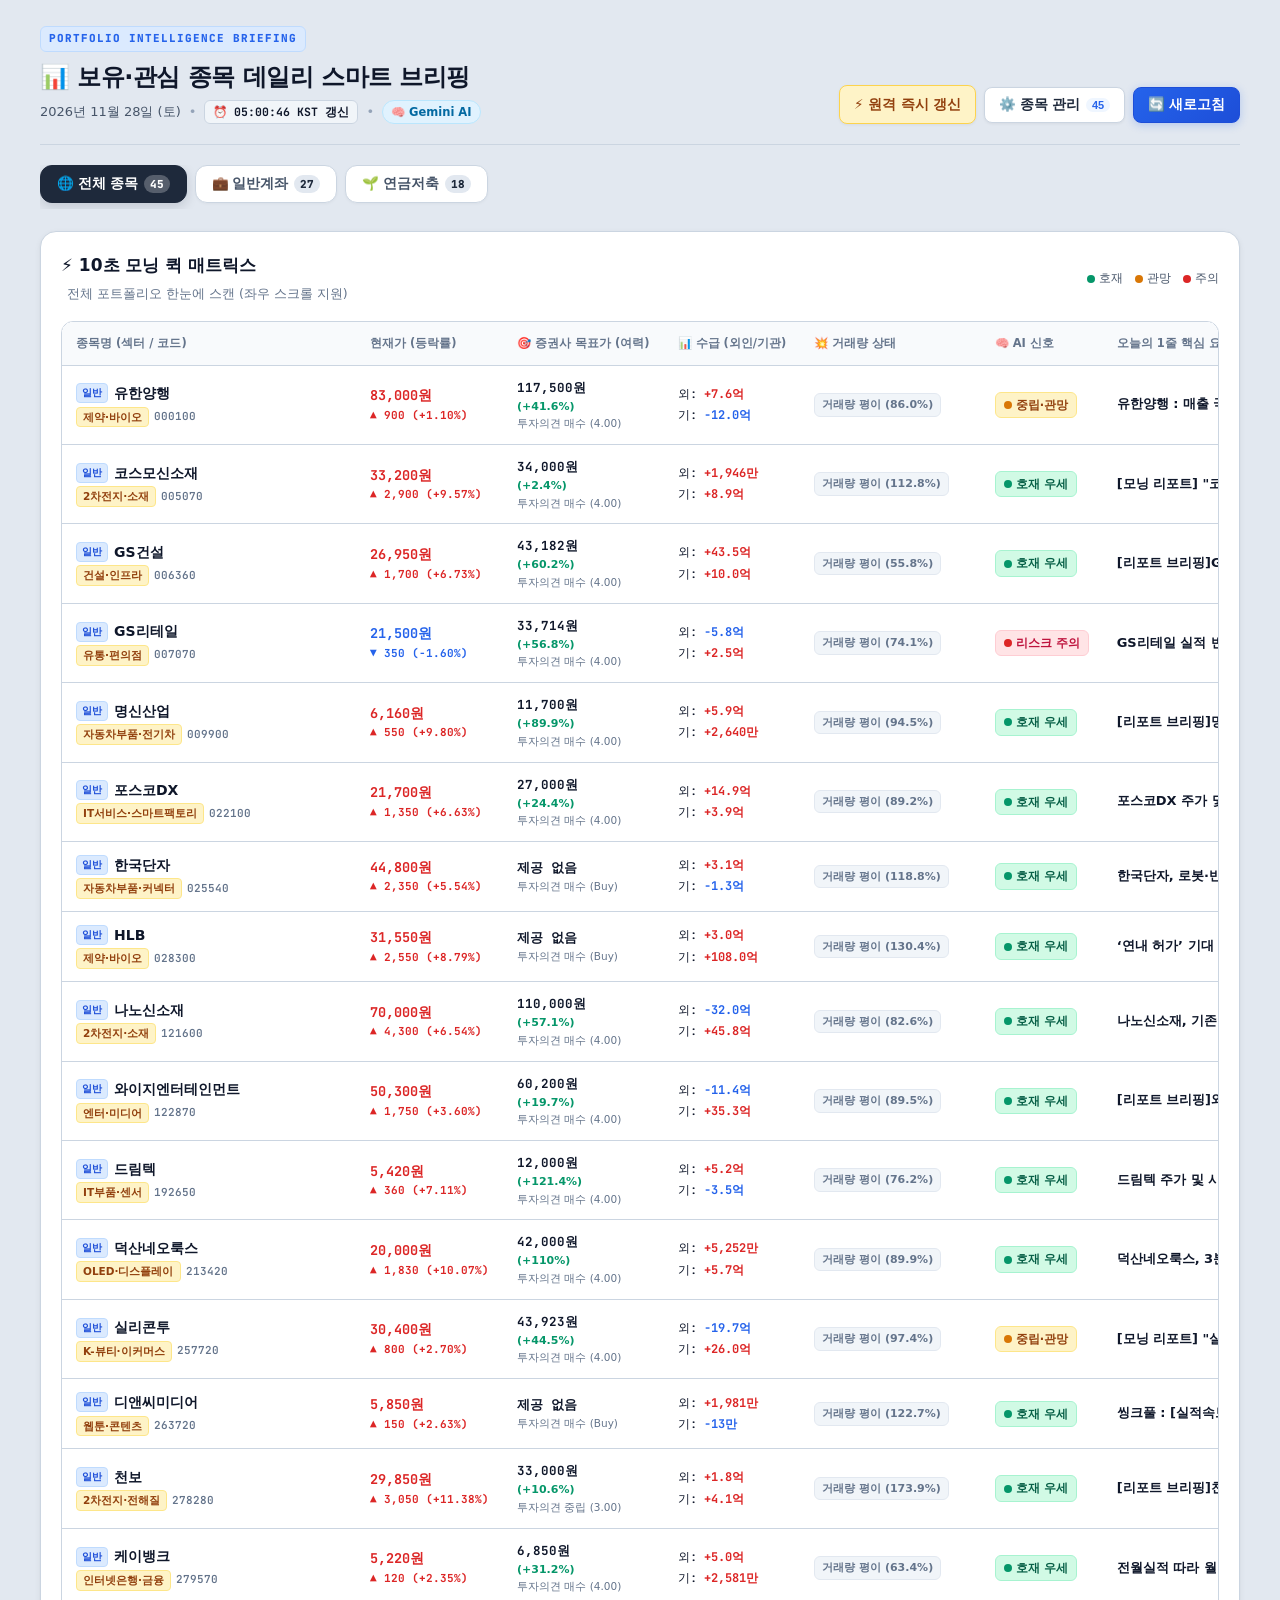
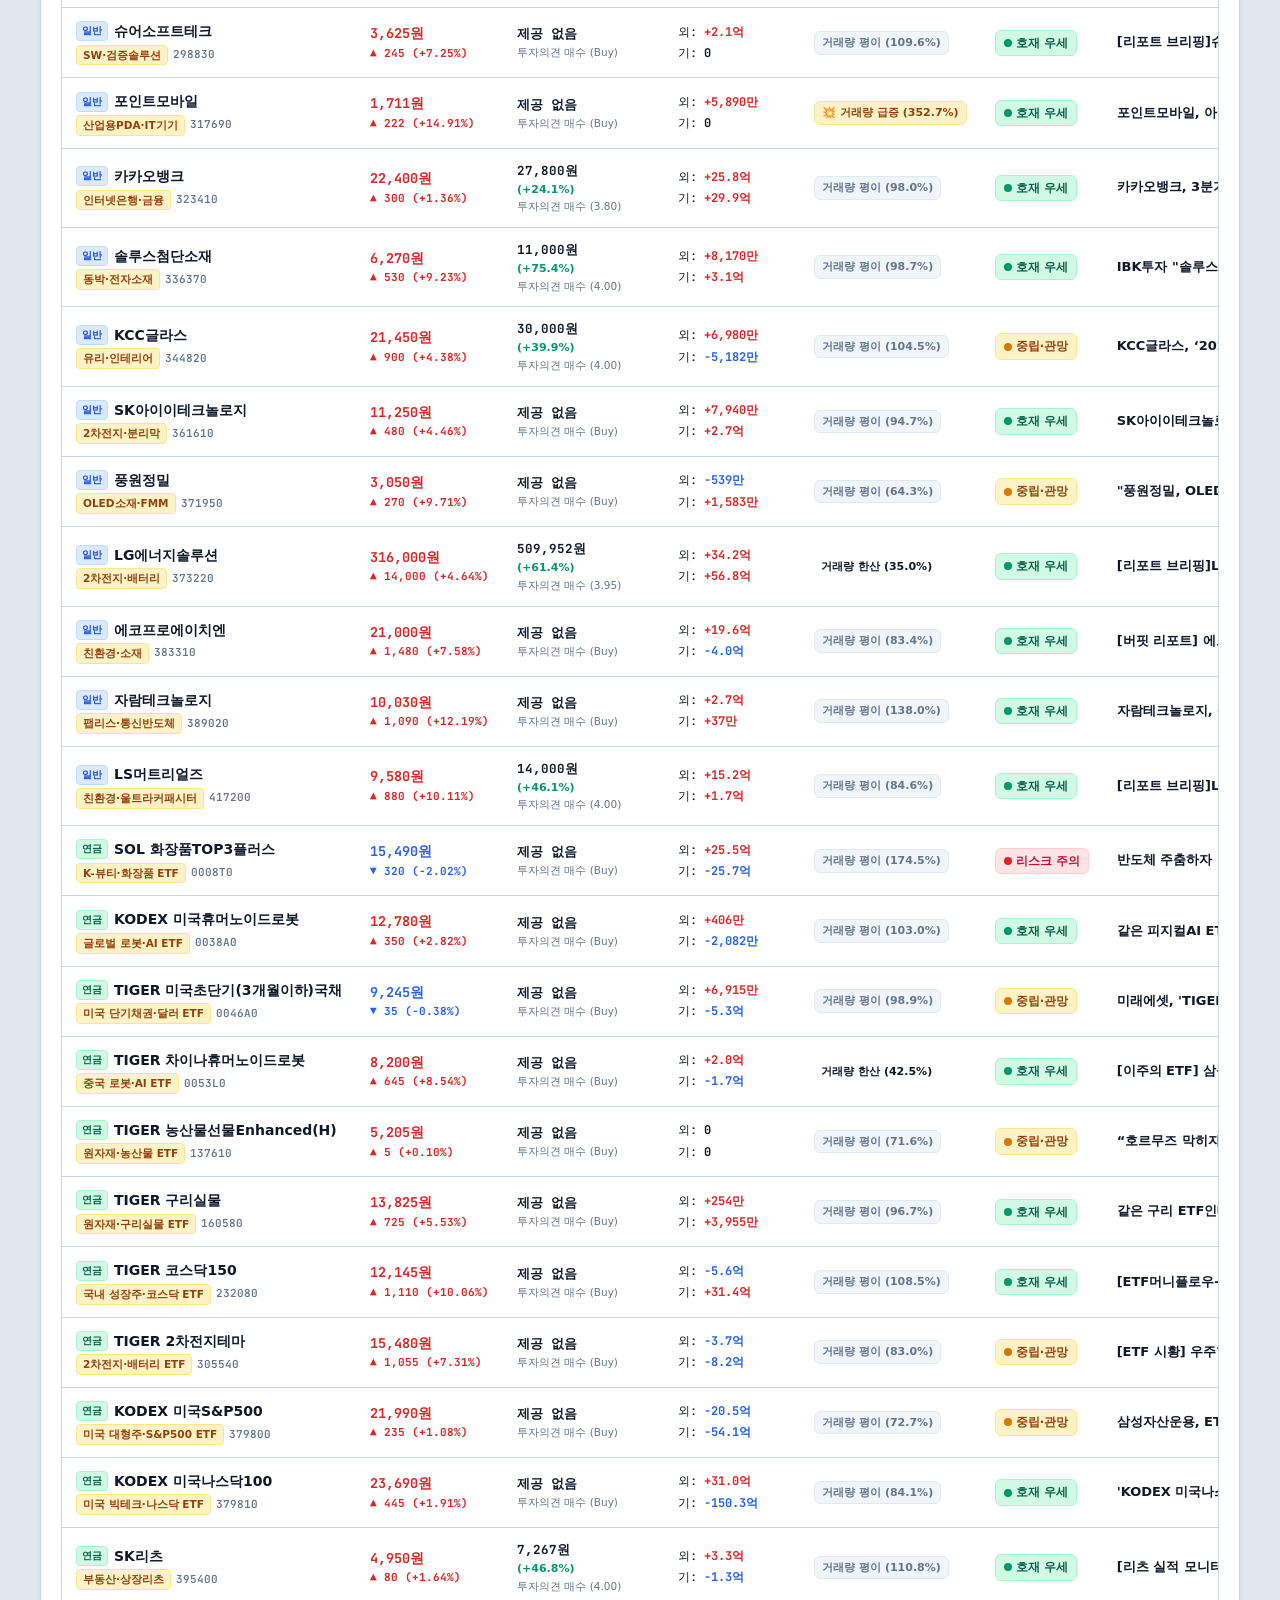
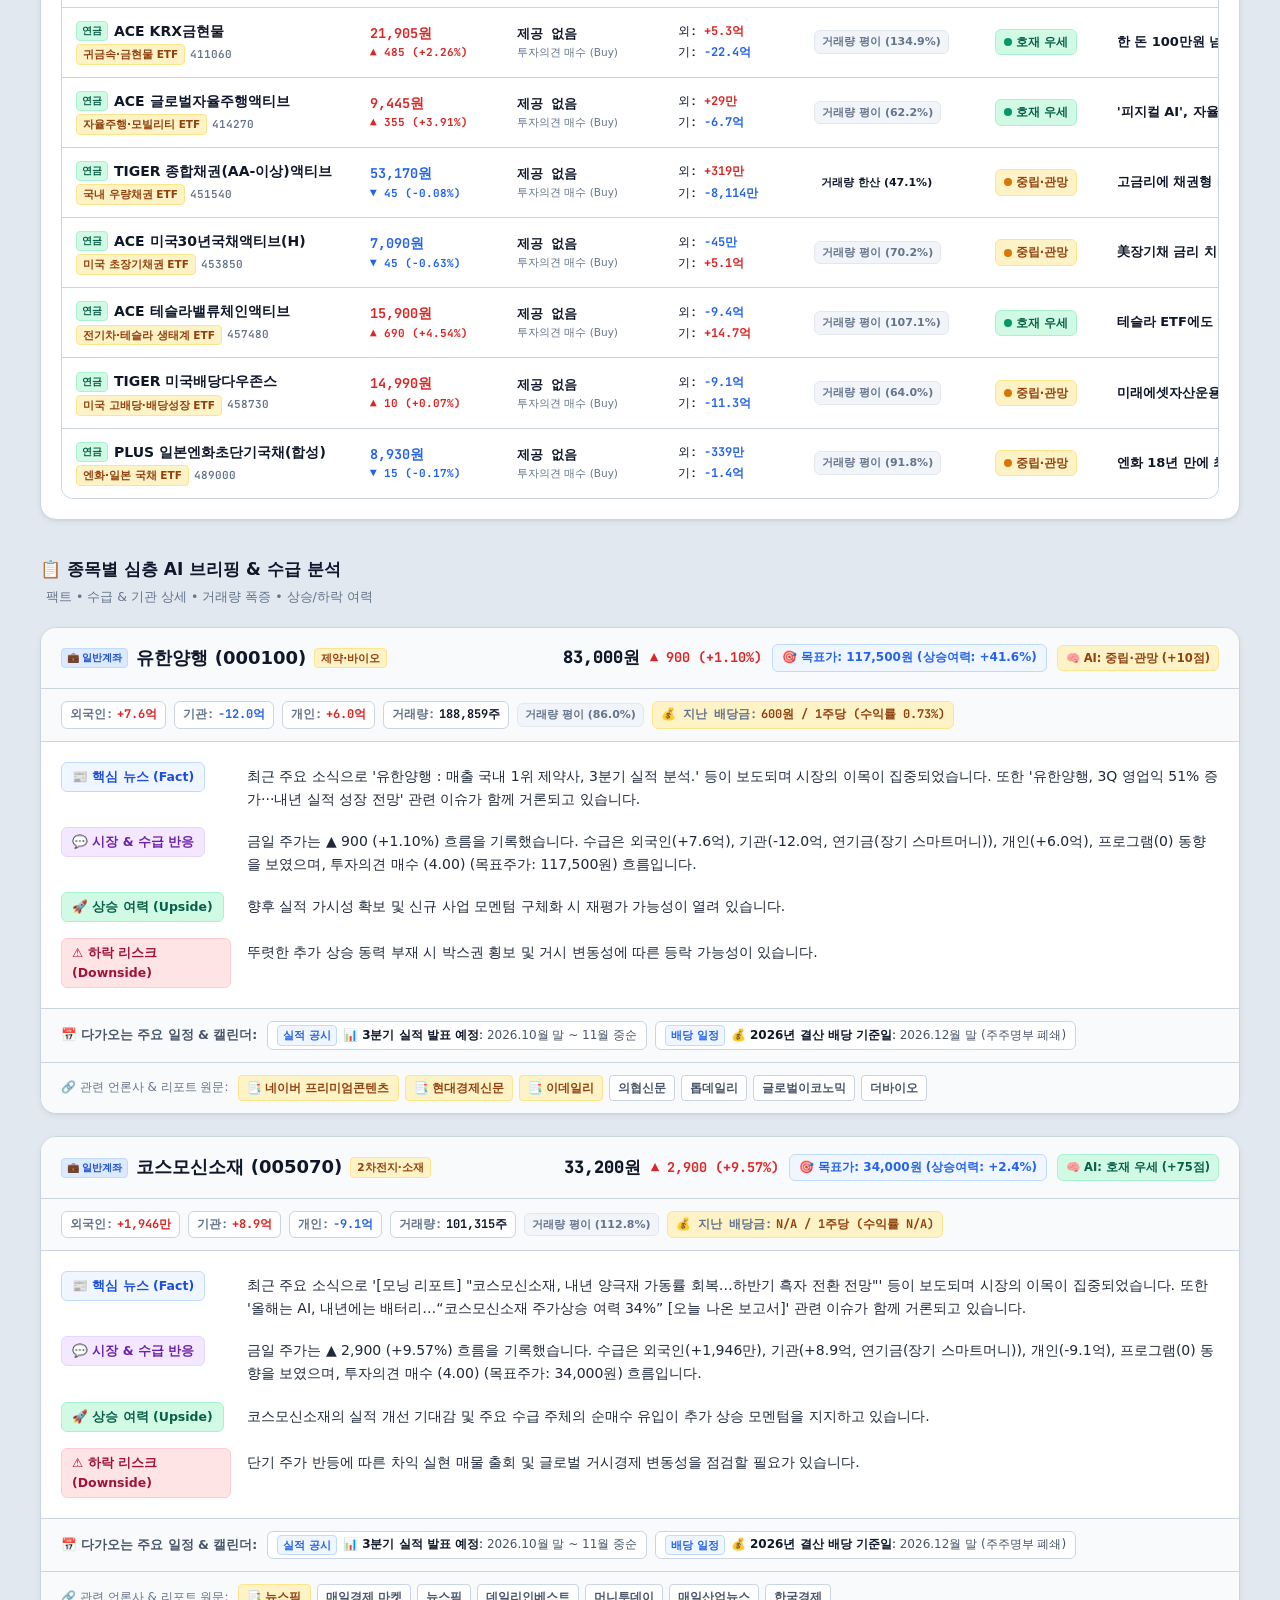
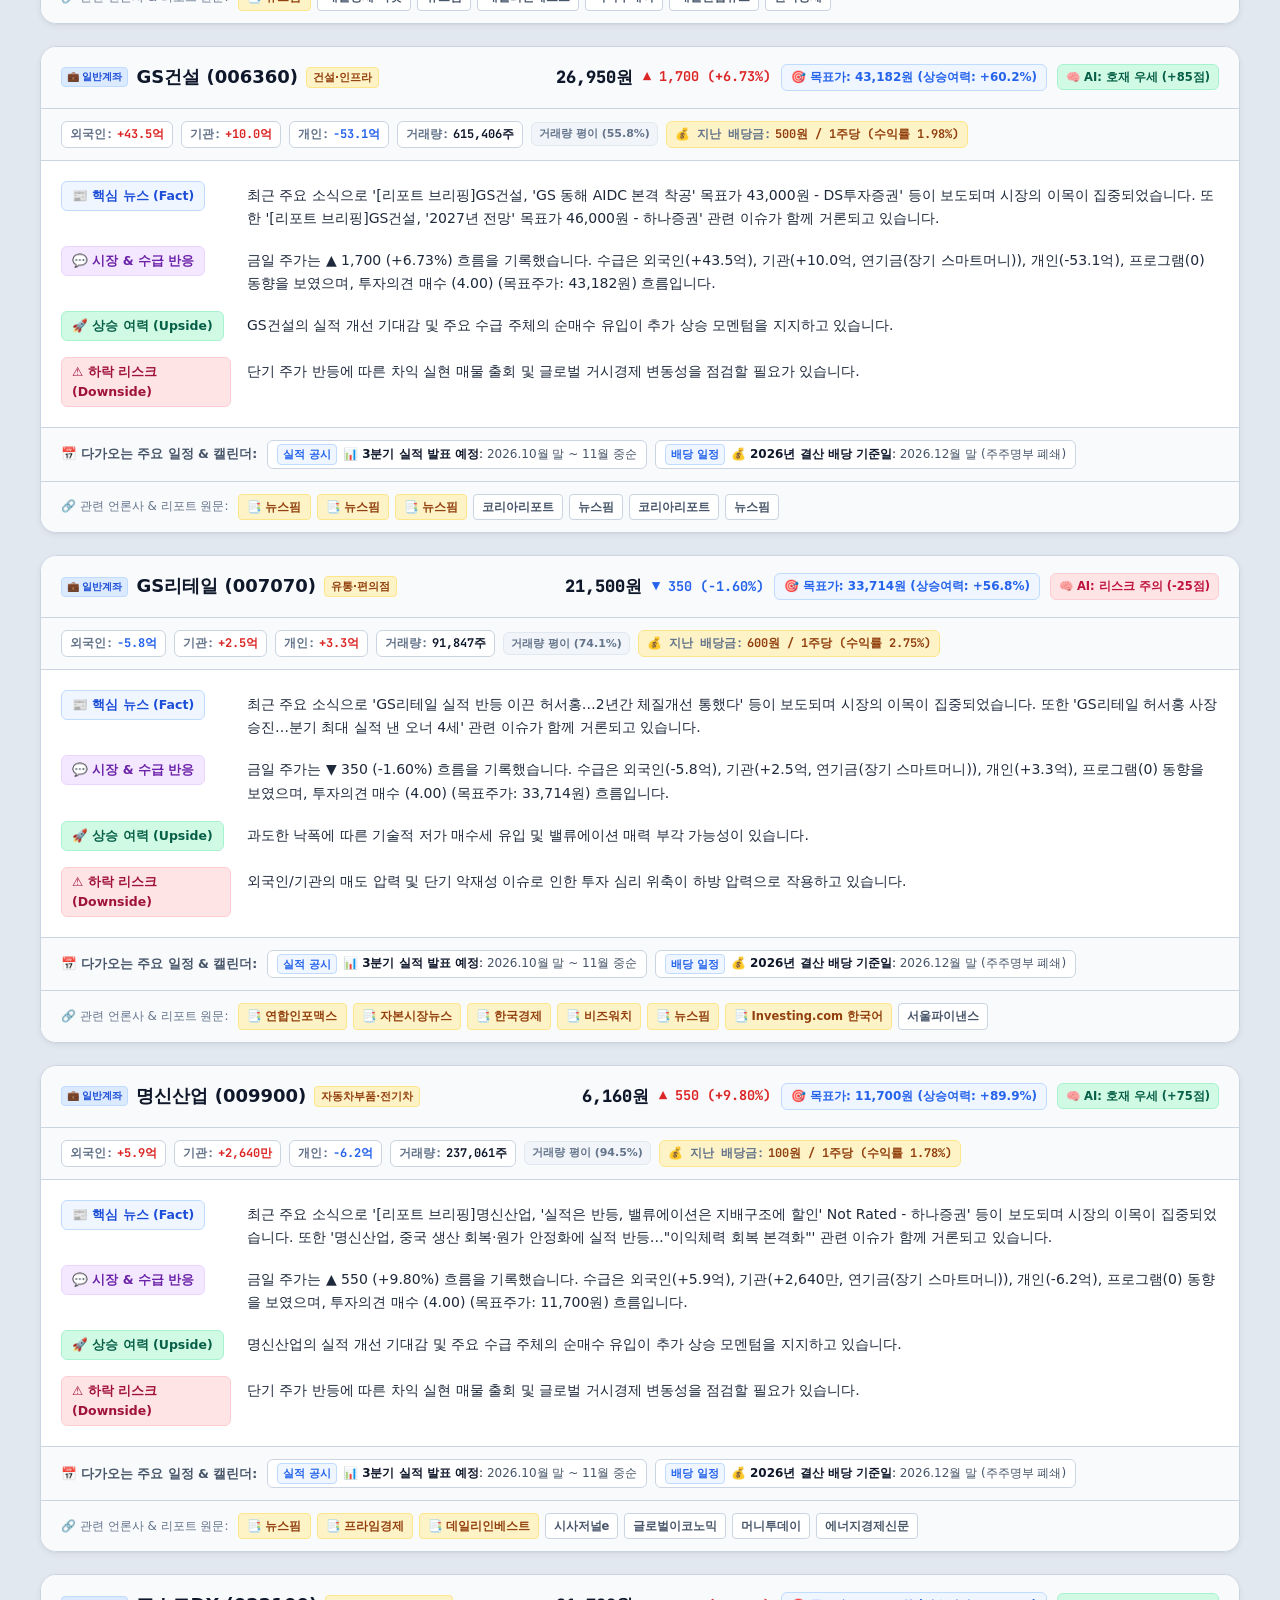
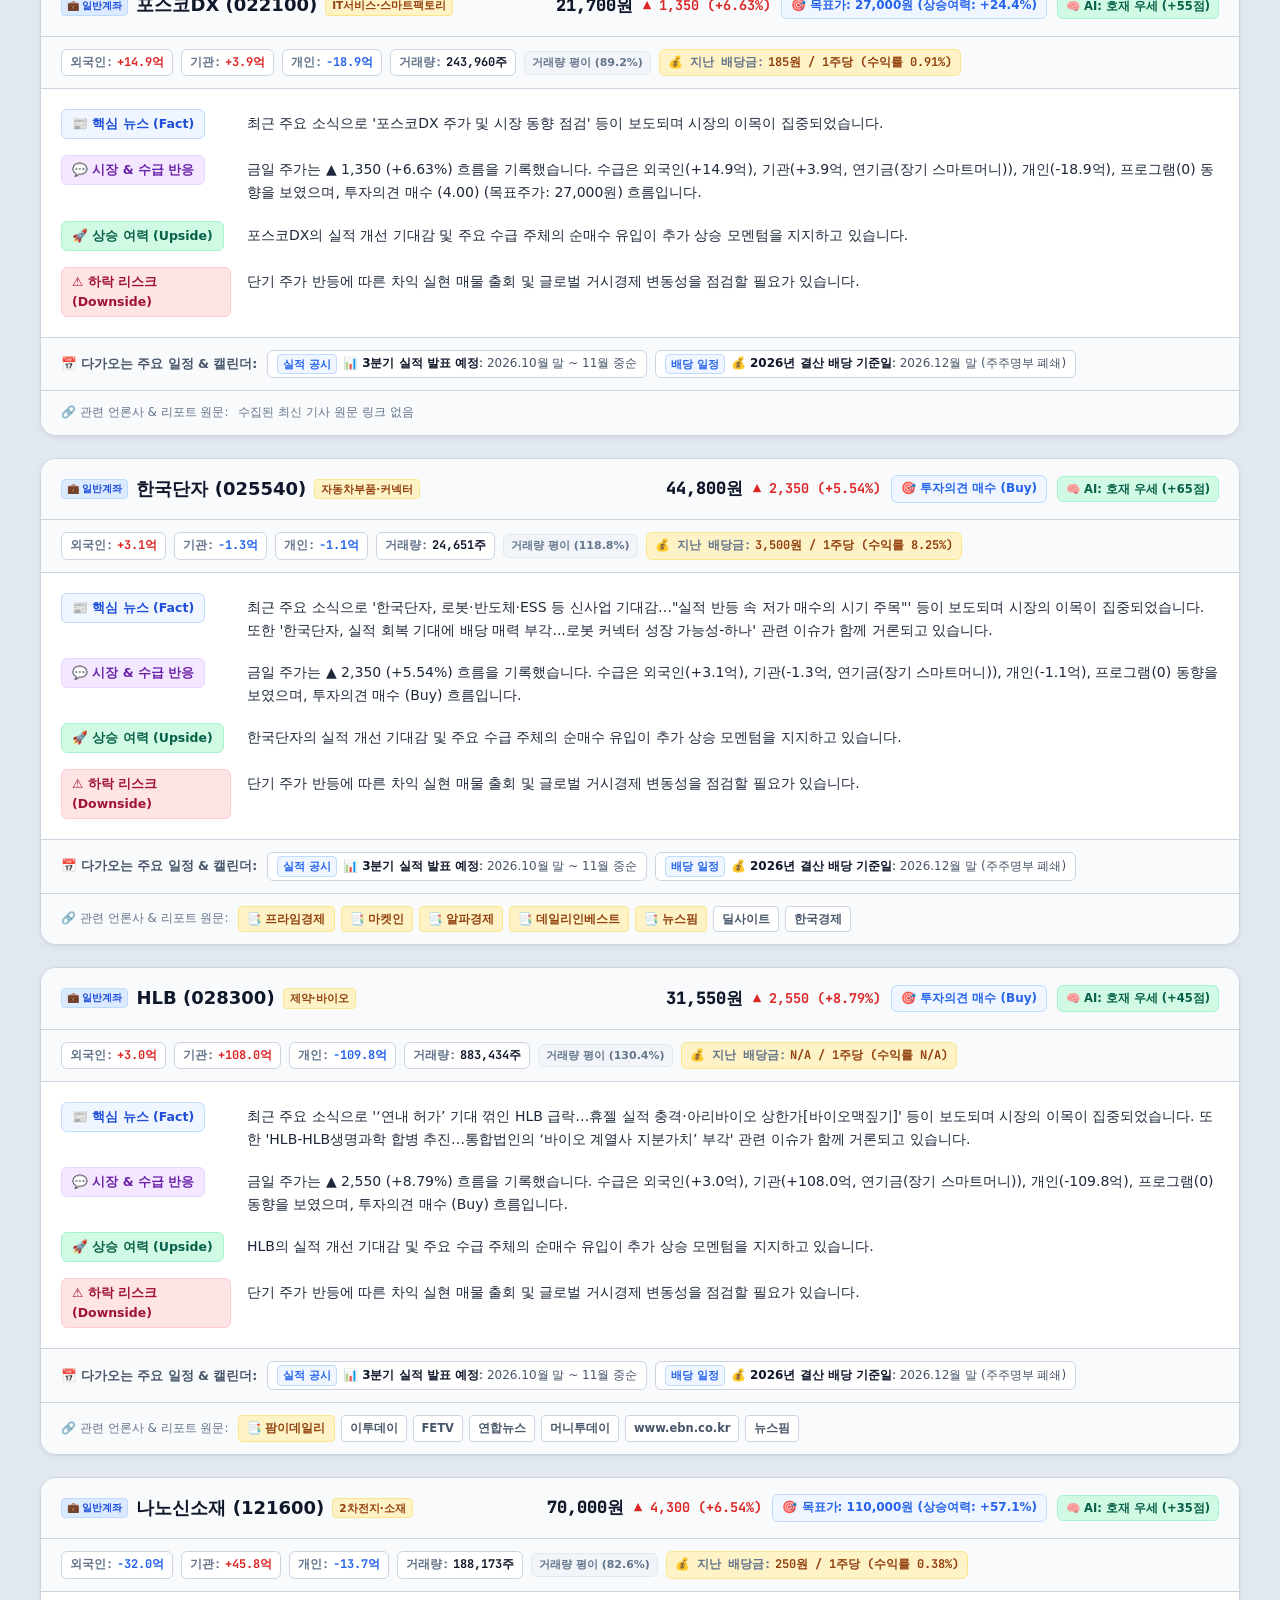
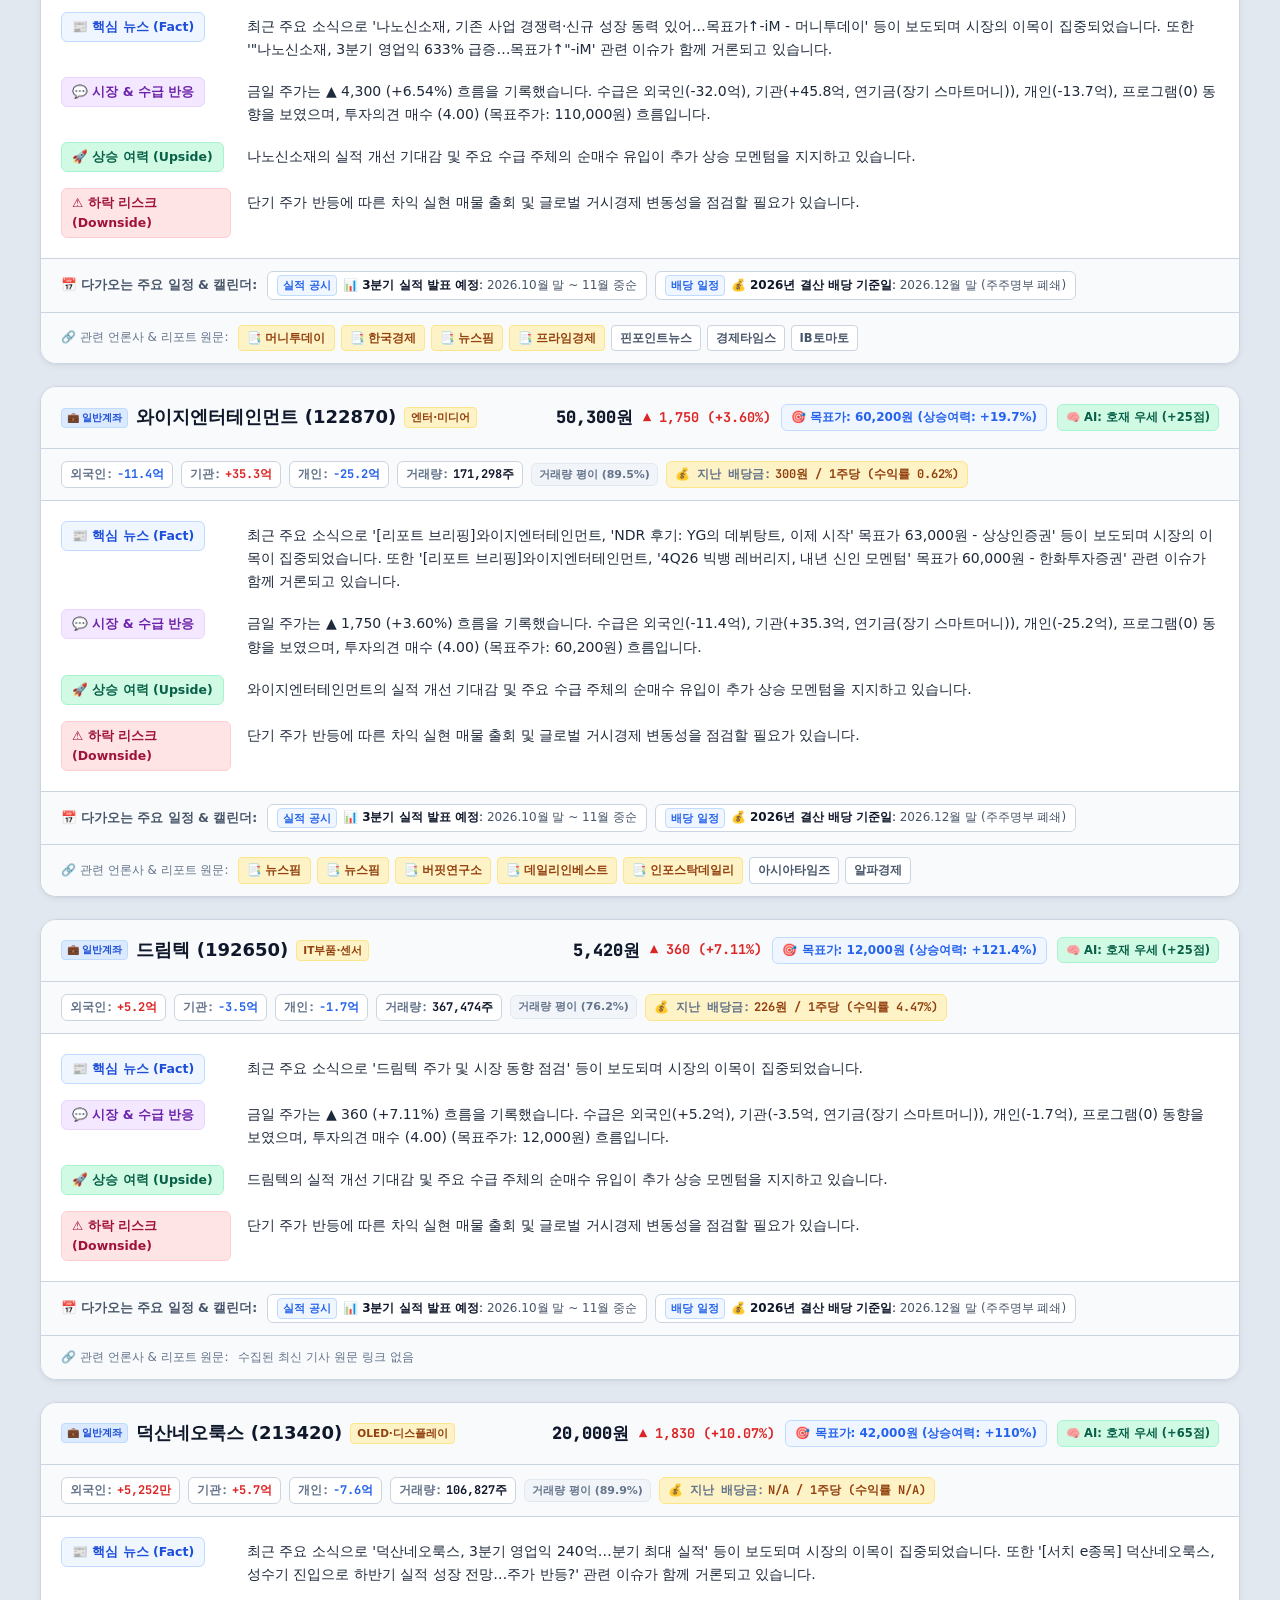
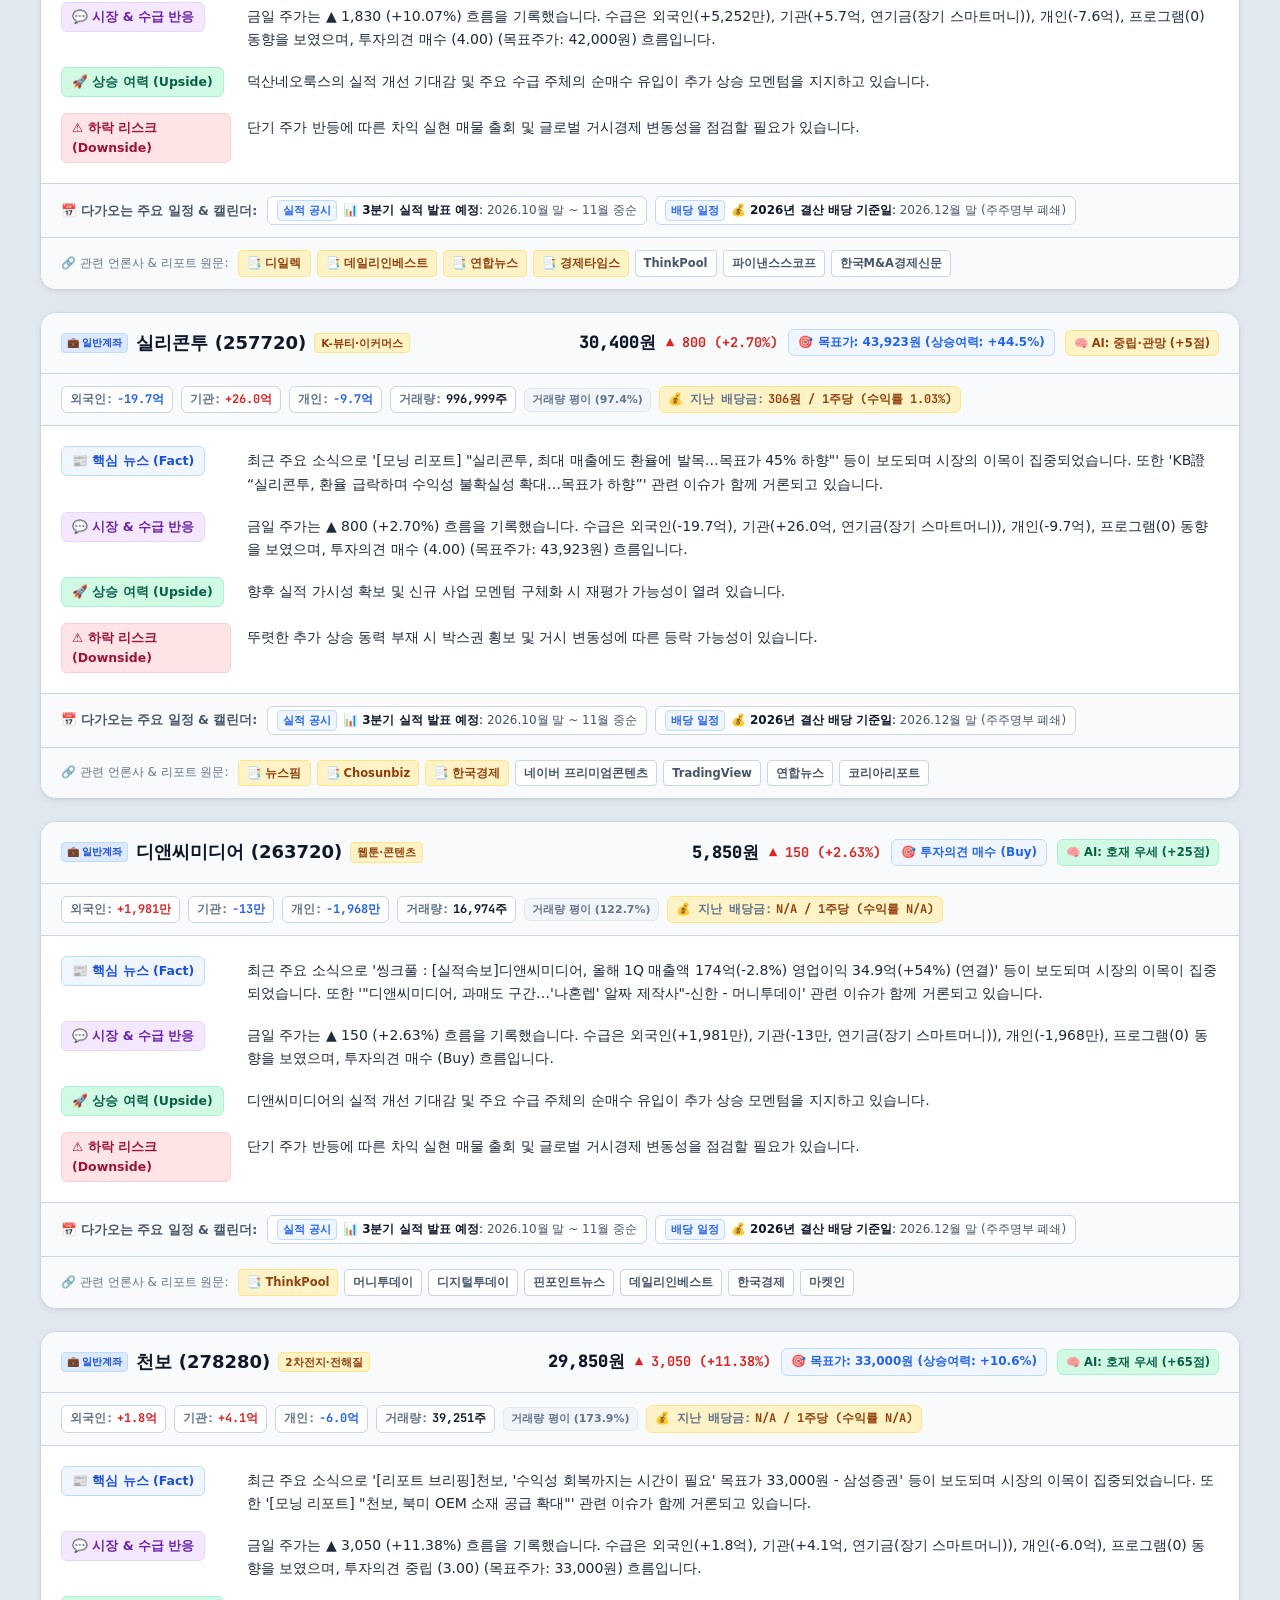
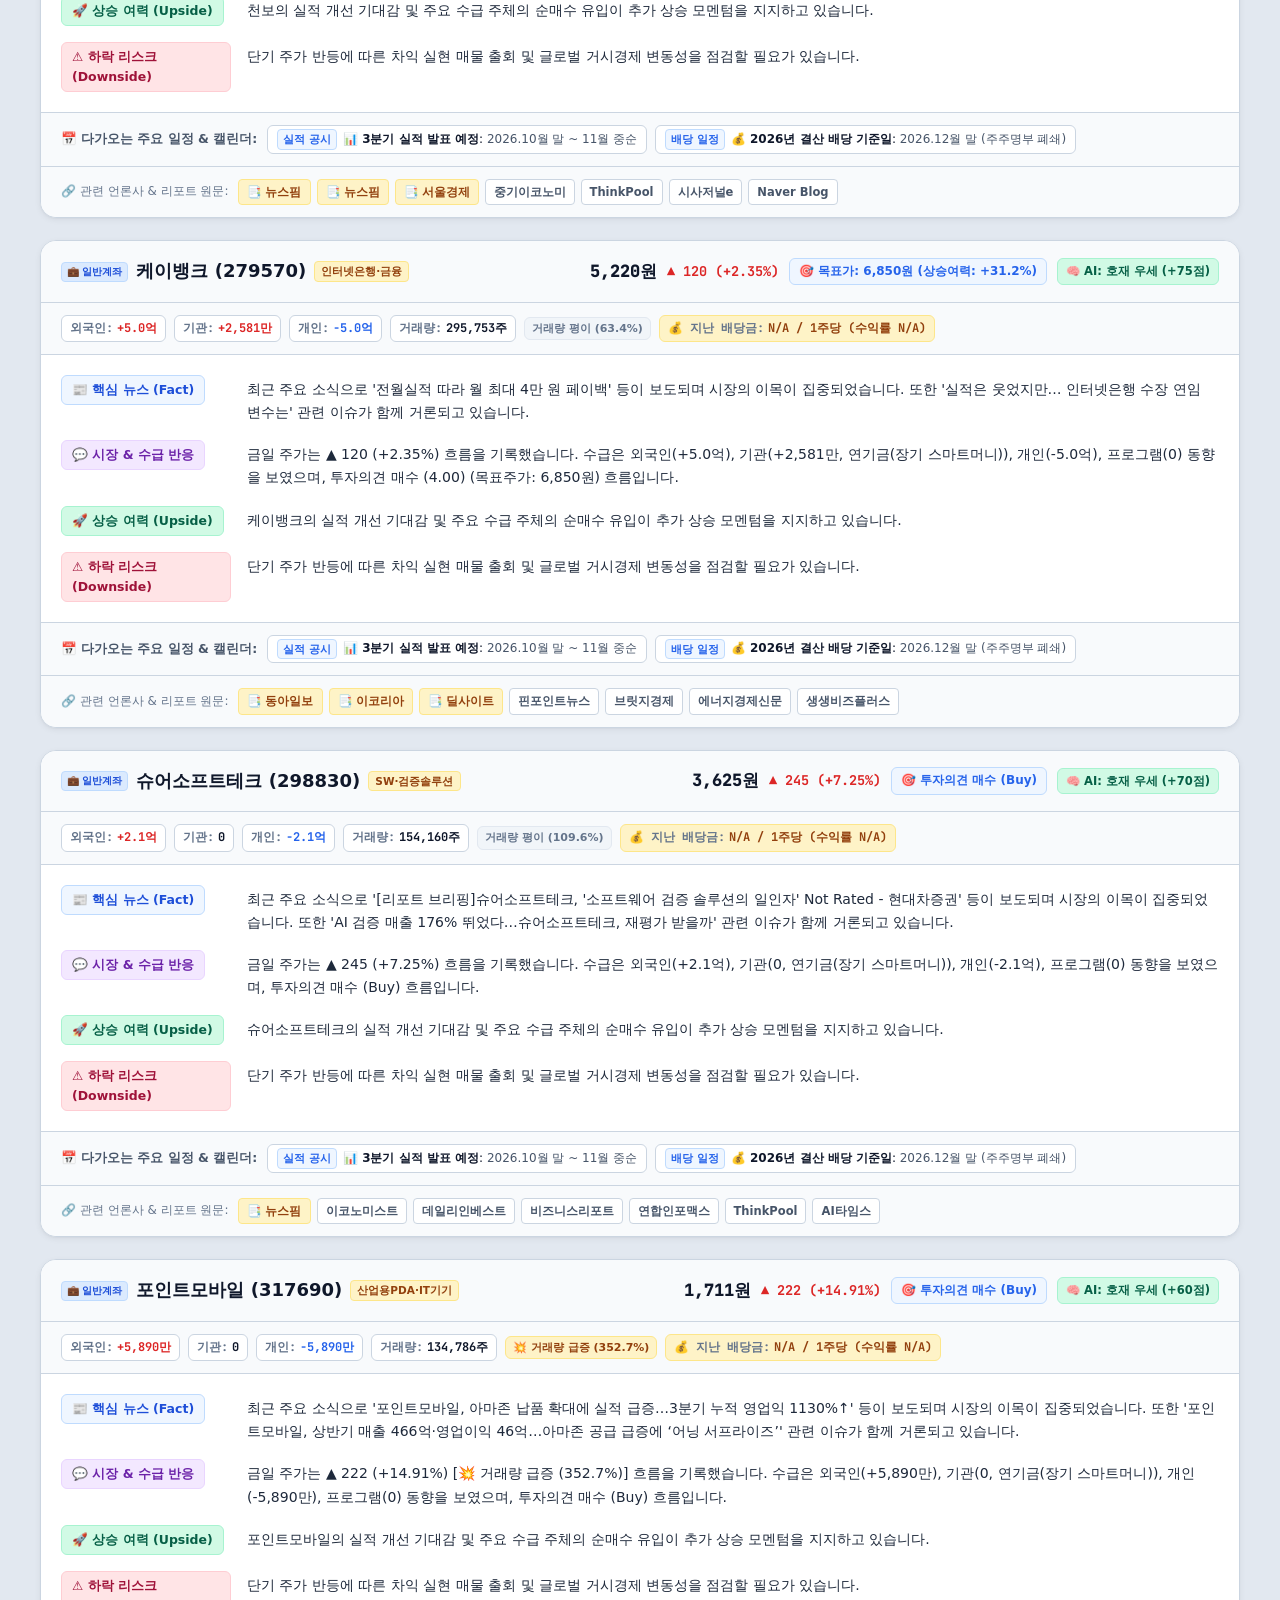
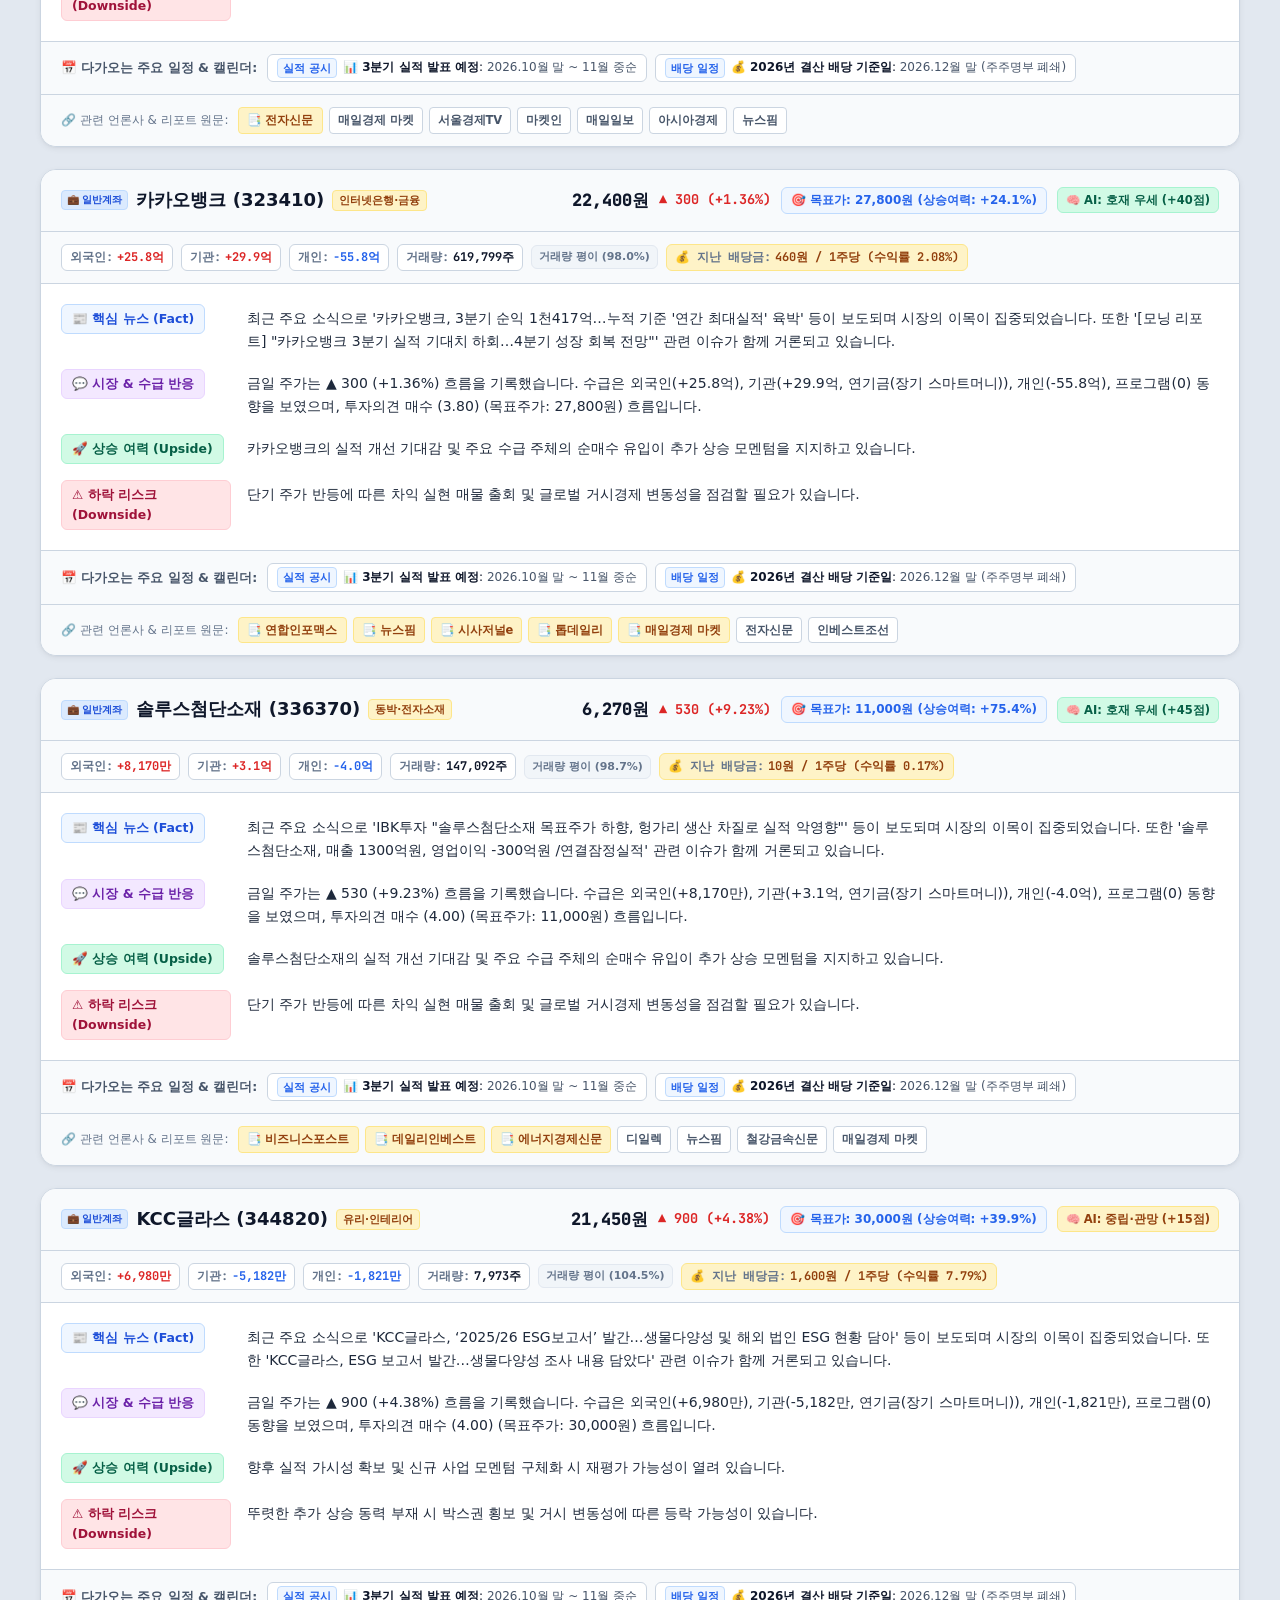
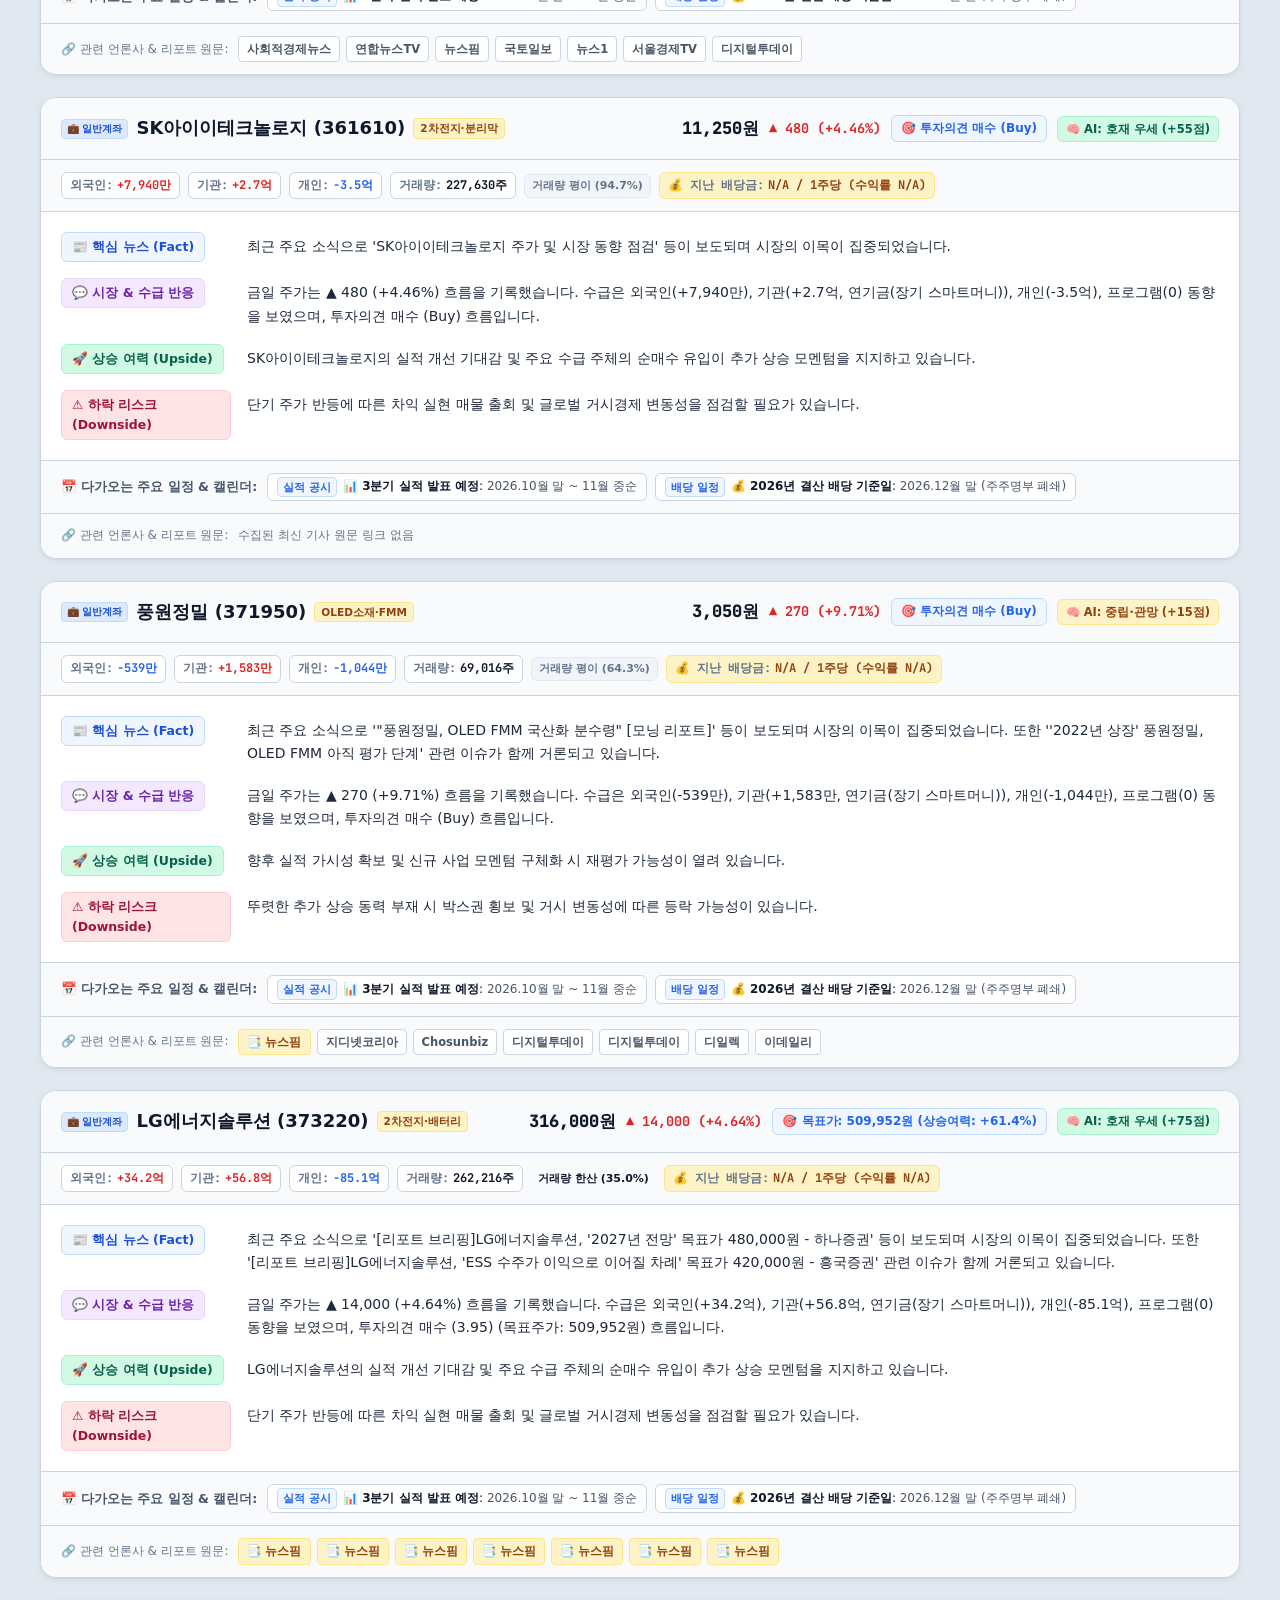
<file: index.html>
<!DOCTYPE html>
<html lang="ko">
<head>
  <meta charset="UTF-8">
  <meta name="viewport" content="width=device-width, initial-scale=1.0">
  <title>보유/관심 종목 모닝 스마트 AI 브리핑</title>
  <link rel="preconnect" href="https://fonts.googleapis.com">
  <link rel="preconnect" href="https://fonts.gstatic.com" crossorigin>
  <link href="https://fonts.googleapis.com/css2?family=Pretendard:wght@400;500;600;700;800&family=JetBrains+Mono:wght@500;700&display=swap" rel="stylesheet">
  <link rel="stylesheet" href="style.css">
  <!-- Offline zero-CORS fallback support -->
  <script src="data.js" onerror="console.log('data.js not loaded, using json fetch')"></script>
</head>
<body>
  <div class="app-container">
    
    <!-- 헤더 -->
    <header class="header">
      <div class="header-left">
        <div class="logo-badge">PORTFOLIO INTELLIGENCE BRIEFING</div>
        <h1 class="header-title">📊 보유·관심 종목 데일리 스마트 브리핑</h1>
        <div class="header-meta">
          <span id="briefing-date">데이터 불러오는 중...</span>
          <span class="meta-divider">•</span>
          <span id="briefing-time" class="time-badge">⏰ 갱신 시간 확인 중</span>
          <span class="meta-divider">•</span>
          <span id="ai-engine-badge" class="engine-badge">AI 분석 로딩 중</span>
        </div>
      </div>
      <div class="header-right">
        <a href="https://github.com/successjo0528-ux/Portfolio_Stock_Briefing/actions/workflows/daily_crawler.yml" target="_blank" rel="noopener noreferrer" class="btn btn-action-trigger" title="GitHub Actions 원격 수동 갱신 페이지 열기 (모바일/PC 즉시 크롤링 트리거)">
          <span>⚡ 원격 즉시 갱신</span>
        </a>
        <button class="btn btn-secondary" id="open-stocks-modal-btn">
          <span>⚙️ 종목 관리</span>
          <span class="stock-count-badge" id="header-stock-count">0</span>
        </button>
        <button class="btn btn-primary" id="refresh-btn" onclick="location.reload()">
          <span>🔄 새로고침</span>
        </button>
      </div>
    </header>

    <!-- 계좌 구분 탭 네비게이션 (전체 / 일반계좌 / 연금저축) -->
    <nav class="account-nav">
      <button class="tab-btn active" data-account="all">
        <span>🌐 전체 종목</span>
        <span class="tab-count" id="count-all">0</span>
      </button>
      <button class="tab-btn" data-account="general">
        <span>💼 일반계좌</span>
        <span class="tab-count" id="count-general">0</span>
      </button>
      <button class="tab-btn" data-account="pension">
        <span>🌱 연금저축</span>
        <span class="tab-count" id="count-pension">0</span>
      </button>
    </nav>

    <!-- 10초 모닝 퀵 매트릭스 (수급 & 거래량 & 목표가 종합 표) -->
    <section class="quick-matrix-section">
      <div class="section-header">
        <div class="section-title-wrap">
          <h2 class="section-title">⚡ 10초 모닝 퀵 매트릭스</h2>
          <span class="section-subtitle" id="matrix-subtitle">전체 포트폴리오 한눈에 스캔 (좌우 스크롤 지원)</span>
        </div>
        <div class="matrix-legend">
          <span class="legend-item"><span class="dot bull"></span> 호재</span>
          <span class="legend-item"><span class="dot neutral"></span> 관망</span>
          <span class="legend-item"><span class="dot bear"></span> 주의</span>
        </div>
      </div>

      <div class="table-responsive">
        <table class="matrix-table" id="matrix-table">
          <thead>
            <tr>
              <th style="width: 17%;">종목명 (섹터 / 코드)</th>
              <th style="width: 13%;">현재가 (등락률)</th>
              <th style="width: 14%;">🎯 증권사 목표가 (여력)</th>
              <th style="width: 15%;">📊 수급 (외인/기관)</th>
              <th style="width: 13%;">💥 거래량 상태</th>
              <th style="width: 10%;">🧠 AI 신호</th>
              <th style="width: 18%;">오늘의 1줄 핵심 요약</th>
            </tr>
          </thead>
          <tbody id="matrix-tbody">
            <tr>
              <td colspan="7" class="table-loading">데이터를 불러오고 있습니다...</td>
            </tr>
          </tbody>
        </table>
      </div>
    </section>

    <!-- 종목별 4대 핵심 블록 상세 브리핑 카드 섹션 -->
    <section class="cards-section">
      <div class="cards-header">
        <h2 class="section-title">📋 종목별 심층 AI 브리핑 & 수급 분석</h2>
        <span class="section-subtitle">팩트 • 수급 & 기관 상세 • 거래량 폭증 • 상승/하락 여력</span>
      </div>
      <div class="cards-grid" id="cards-container">
        <!-- Javascript로 동적 렌더링 -->
      </div>
    </section>

    <!-- 푸터 -->
    <footer class="footer">
      <p>💡 <b>Portfolio Stock Briefing</b> • Powered by Google Gemini AI & Quantitative Market Engine</p>
      <p class="footer-sub">매일 아침 06:30 KST 자동 갱신 • 본 브리핑은 투자 참고용 정보이며 모든 투자의 최종 책임은 투자자 본인에게 있습니다.</p>
    </footer>

  </div>

  <!-- 스마트 종목 관리 모달 팝업 -->
  <div class="modal-overlay" id="stocks-modal">
    <div class="modal-card">
      <div class="modal-header">
        <h3 class="modal-title">⚙️ 관심 종목 관리 (스마트 코드 매칭)</h3>
        <button class="modal-close-btn" id="close-modal-btn">&times;</button>
      </div>
      <div class="modal-body">
        <p class="modal-desc">종목코드(6자리)나 종목명을 입력하시면 자동으로 정확한 명칭과 시장이 매칭됩니다.</p>
        
        <!-- 신규 종목 추가 폼 -->
        <div class="add-stock-form">
          <div class="form-row">
            <select id="new-stock-account" class="form-select" style="flex: 1.2;">
              <option value="general">💼 일반계좌</option>
              <option value="pension">🌱 연금저축</option>
            </select>
            <input type="text" id="new-stock-ticker" class="form-input" placeholder="종목코드(예: 005930) 또는 검색" style="flex: 2;">
            <button class="btn btn-secondary" id="search-code-btn" type="button">🔍 자동 매칭</button>
          </div>
          <div class="form-row">
            <input type="text" id="new-stock-name" class="form-input" placeholder="종목명 (자동 완성)">
            <input type="text" id="new-stock-sector" class="form-input" placeholder="섹터/업종 (예: 2차전지·소재)">
            <button class="btn btn-primary" id="add-stock-btn">➕ 추가</button>
          </div>
        </div>

        <!-- 계좌별 탭 필터 in Modal -->
        <div class="modal-tab-group">
          <button class="modal-tab active" data-modal-tab="general">💼 일반계좌 (<span id="modal-gen-count">0</span>)</button>
          <button class="modal-tab" data-modal-tab="pension">🌱 연금저축 (<span id="modal-pen-count">0</span>)</button>
        </div>

        <!-- 현재 종목 리스트 -->
        <div class="stocks-list" id="modal-stocks-list">
          <!-- 동적 렌더링 -->
        </div>
      </div>
      <div class="modal-footer">
        <button class="btn btn-secondary" id="cancel-modal-btn">닫기</button>
        <button class="btn btn-primary" id="save-stocks-btn">💾 변경사항 저장</button>
      </div>
    </div>
  </div>

  <script src="app.js"></script>
</body>
</html>
</file>
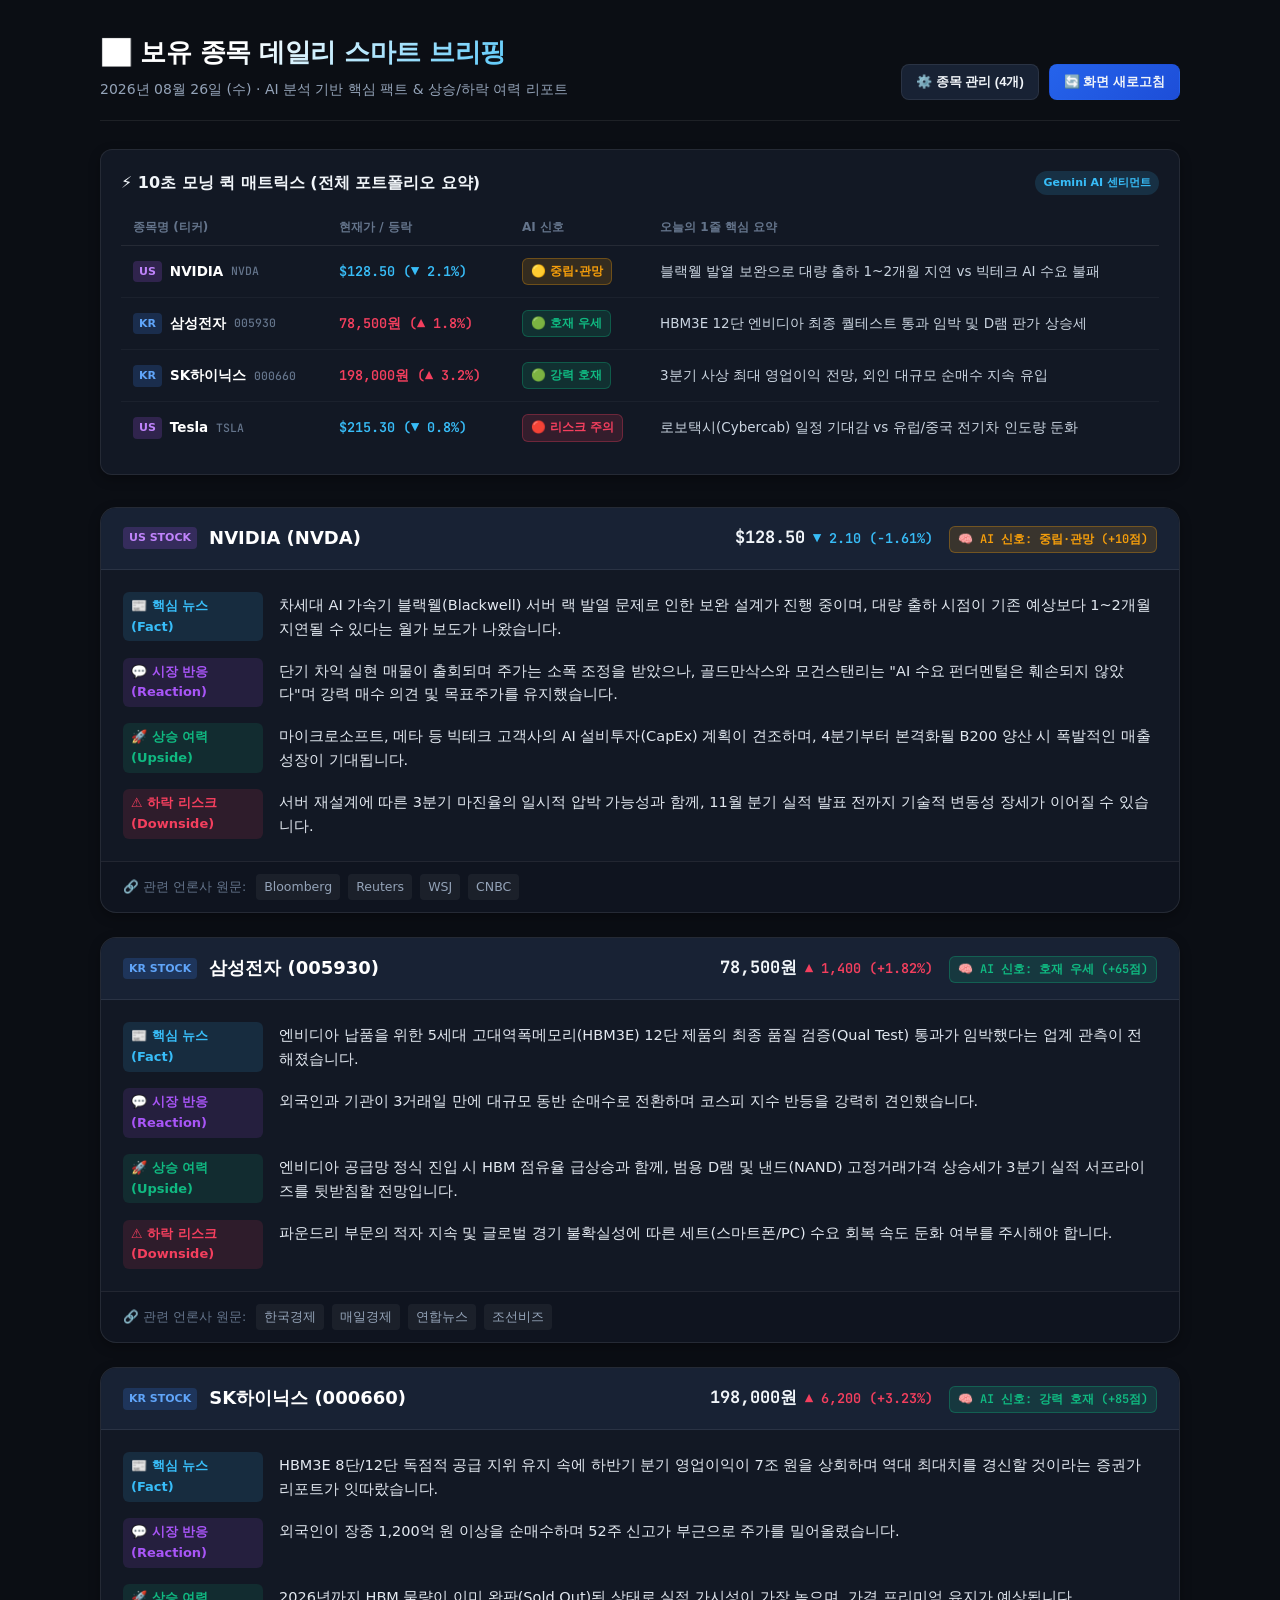
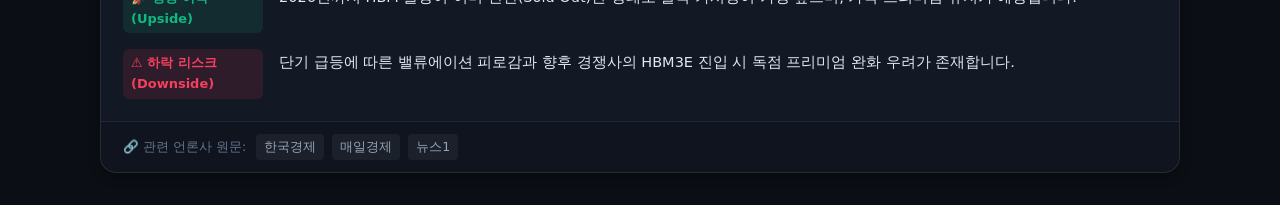
<file: preview.html>
<!DOCTYPE html>
<html lang="ko">
<head>
  <meta charset="UTF-8">
  <meta name="viewport" content="width=device-width, initial-scale=1.0">
  <title>[미리보기] 보유/관심 종목 모닝 스마트 브리핑</title>
  <link rel="preconnect" href="https://fonts.googleapis.com">
  <link rel="preconnect" href="https://fonts.gstatic.com" crossorigin>
  <link href="https://fonts.googleapis.com/css2?family=Pretendard:wght@400;500;600;700;800&family=JetBrains+Mono:wght@500;700&display=swap" rel="stylesheet">
  <style>
    :root {
      --bg-base: #0B0E14;
      --bg-surface: #121824;
      --bg-card: #182234;
      --bg-card-hover: #1E2B42;
      --border-color: rgba(255, 255, 255, 0.08);
      --border-accent: rgba(56, 189, 248, 0.3);
      --text-main: #F1F5F9;
      --text-muted: #94A3B8;
      --text-dim: #64748B;
      --accent-blue: #38BDF8;
      --accent-green: #10B981;
      --accent-red: #F43F5E;
      --accent-amber: #F59E0B;
      --accent-purple: #A855F7;
      --radius-sm: 8px;
      --radius-md: 12px;
      --radius-lg: 16px;
      --shadow-sm: 0 4px 12px rgba(0, 0, 0, 0.3);
      --shadow-lg: 0 12px 32px rgba(0, 0, 0, 0.4);
    }

    * { box-sizing: border-box; margin: 0; padding: 0; }
    body {
      background-color: var(--bg-base);
      color: var(--text-main);
      font-family: 'Pretendard', -apple-system, BlinkMacSystemFont, system-ui, sans-serif;
      line-height: 1.6;
      padding: 32px 20px;
    }

    .container {
      max-width: 1080px;
      margin: 0 auto;
    }

    /* 헤더 */
    .header {
      margin-bottom: 28px;
      display: flex;
      justify-content: space-between;
      align-items: flex-end;
      flex-wrap: wrap;
      gap: 16px;
      padding-bottom: 20px;
      border-bottom: 1px solid var(--border-color);
    }
    .header-title-wrap h1 {
      font-size: 26px;
      font-weight: 800;
      letter-spacing: -0.5px;
      display: flex;
      align-items: center;
      gap: 10px;
      background: linear-gradient(135deg, #FFFFFF 30%, var(--accent-blue) 100%);
      -webkit-background-clip: text;
      -webkit-text-fill-color: transparent;
    }
    .header-subtitle {
      color: var(--text-muted);
      font-size: 14px;
      margin-top: 4px;
    }
    .header-actions {
      display: flex;
      align-items: center;
      gap: 10px;
    }
    .btn {
      display: inline-flex;
      align-items: center;
      gap: 6px;
      background: var(--bg-card);
      color: var(--text-main);
      border: 1px solid var(--border-color);
      padding: 8px 14px;
      font-size: 13px;
      font-weight: 600;
      border-radius: var(--radius-sm);
      cursor: pointer;
      transition: all 0.2s ease;
      text-decoration: none;
    }
    .btn:hover {
      background: var(--bg-card-hover);
      border-color: var(--accent-blue);
      color: #fff;
    }
    .btn-primary {
      background: linear-gradient(135deg, #2563EB, #1D4ED8);
      border-color: transparent;
    }
    .btn-primary:hover {
      background: linear-gradient(135deg, #3B82F6, #2563EB);
    }

    /* 10초 모닝 퀵 매트릭스 표 */
    .quick-matrix-section {
      background: var(--bg-surface);
      border: 1px solid var(--border-color);
      border-radius: var(--radius-md);
      padding: 20px;
      margin-bottom: 32px;
      box-shadow: var(--shadow-sm);
    }
    .section-title {
      font-size: 16px;
      font-weight: 700;
      color: var(--text-main);
      display: flex;
      align-items: center;
      justify-content: space-between;
      margin-bottom: 14px;
    }
    .section-title span.badge {
      font-size: 11px;
      padding: 3px 8px;
      border-radius: 20px;
      background: rgba(56, 189, 248, 0.15);
      color: var(--accent-blue);
      font-weight: 600;
    }
    .matrix-table {
      width: 100%;
      border-collapse: collapse;
      font-size: 13.5px;
    }
    .matrix-table th {
      text-align: left;
      color: var(--text-dim);
      font-weight: 600;
      font-size: 12px;
      padding: 8px 12px;
      border-bottom: 1px solid var(--border-color);
    }
    .matrix-table td {
      padding: 12px;
      border-bottom: 1px solid rgba(255, 255, 255, 0.04);
      vertical-align: middle;
    }
    .matrix-table tr:last-child td {
      border-bottom: none;
    }
    .matrix-table tr:hover td {
      background: rgba(255, 255, 255, 0.02);
      cursor: pointer;
    }
    .stock-name-cell {
      font-weight: 700;
      color: #fff;
      display: flex;
      align-items: center;
      gap: 8px;
    }
    .stock-ticker {
      font-family: 'JetBrains Mono', monospace;
      font-size: 11.5px;
      color: var(--text-dim);
      font-weight: 500;
    }
    .stock-price {
      font-family: 'JetBrains Mono', monospace;
      font-weight: 600;
    }
    .price-up { color: var(--accent-red); }
    .price-down { color: var(--accent-blue); }
    .sentiment-badge {
      display: inline-flex;
      align-items: center;
      gap: 5px;
      padding: 3px 8px;
      border-radius: 6px;
      font-size: 12px;
      font-weight: 600;
    }
    .badge-bull { background: rgba(16, 185, 129, 0.15); color: var(--accent-green); border: 1px solid rgba(16, 185, 129, 0.3); }
    .badge-bear { background: rgba(244, 63, 94, 0.15); color: var(--accent-red); border: 1px solid rgba(244, 63, 94, 0.3); }
    .badge-neutral { background: rgba(245, 158, 11, 0.15); color: var(--accent-amber); border: 1px solid rgba(245, 158, 11, 0.3); }

    /* 종목별 상세 브리핑 카드 그리드 */
    .cards-grid {
      display: flex;
      flex-direction: column;
      gap: 24px;
    }

    .stock-card {
      background: var(--bg-surface);
      border: 1px solid var(--border-color);
      border-radius: var(--radius-lg);
      overflow: hidden;
      box-shadow: var(--shadow-sm);
      transition: border-color 0.2s ease, transform 0.2s ease;
    }
    .stock-card:hover {
      border-color: var(--border-accent);
      transform: translateY(-2px);
      box-shadow: var(--shadow-lg);
    }

    /* 카드 헤더 */
    .card-header {
      background: var(--bg-card);
      padding: 16px 22px;
      display: flex;
      justify-content: space-between;
      align-items: center;
      flex-wrap: wrap;
      gap: 12px;
      border-bottom: 1px solid var(--border-color);
    }
    .card-title-group {
      display: flex;
      align-items: center;
      gap: 12px;
    }
    .market-tag {
      font-size: 11px;
      font-weight: 700;
      padding: 2px 6px;
      border-radius: 4px;
      text-transform: uppercase;
    }
    .tag-kr { background: rgba(59, 130, 246, 0.2); color: #60A5FA; }
    .tag-us { background: rgba(168, 85, 247, 0.2); color: #C084FC; }

    .card-stock-name {
      font-size: 18px;
      font-weight: 800;
      color: #fff;
    }
    .card-price-group {
      display: flex;
      align-items: baseline;
      gap: 8px;
      font-family: 'JetBrains Mono', monospace;
    }
    .card-price {
      font-size: 17px;
      font-weight: 700;
    }
    .card-change {
      font-size: 13.5px;
      font-weight: 600;
    }

    /* 카드 본문 4대 핵심 블록 */
    .card-body {
      padding: 22px;
      display: flex;
      flex-direction: column;
      gap: 16px;
    }

    .brief-row {
      display: grid;
      grid-template-columns: 140px 1fr;
      gap: 16px;
      align-items: baseline;
    }
    @media (max-width: 640px) {
      .brief-row { grid-template-columns: 1fr; gap: 6px; }
    }

    .brief-label {
      font-size: 13px;
      font-weight: 700;
      display: flex;
      align-items: center;
      gap: 6px;
      padding: 4px 8px;
      border-radius: 6px;
      width: fit-content;
    }
    .label-fact { background: rgba(56, 189, 248, 0.12); color: var(--accent-blue); }
    .label-reaction { background: rgba(168, 85, 247, 0.12); color: var(--accent-purple); }
    .label-upside { background: rgba(16, 185, 129, 0.12); color: var(--accent-green); }
    .label-downside { background: rgba(244, 63, 94, 0.12); color: var(--accent-red); }

    .brief-content {
      font-size: 14.5px;
      color: #E2E8F0;
      line-height: 1.65;
    }

    /* 카드 푸터 (원문 기사) */
    .card-footer {
      background: rgba(0, 0, 0, 0.15);
      padding: 12px 22px;
      border-top: 1px solid var(--border-color);
      display: flex;
      align-items: center;
      gap: 10px;
      flex-wrap: wrap;
      font-size: 12.5px;
      color: var(--text-dim);
    }
    .source-links {
      display: flex;
      flex-wrap: wrap;
      gap: 8px;
    }
    .source-chip {
      color: var(--text-muted);
      text-decoration: none;
      background: rgba(255, 255, 255, 0.05);
      padding: 3px 8px;
      border-radius: 4px;
      transition: all 0.15s;
    }
    .source-chip:hover {
      background: var(--accent-blue);
      color: #000;
      font-weight: 600;
    }
  </style>
</head>
<body>
  <div class="container">
    
    <!-- 1. 헤더 영역 -->
    <header class="header">
      <div class="header-title-wrap">
        <h1>📊 보유 종목 데일리 스마트 브리핑</h1>
        <div class="header-subtitle">
          2026년 08월 26일 (수) · AI 분석 기반 핵심 팩트 & 상승/하락 여력 리포트
        </div>
      </div>
      <div class="header-actions">
        <button class="btn" onclick="alert('관심 종목 관리 모달 (구현 예정)')">⚙️ 종목 관리 (4개)</button>
        <button class="btn btn-primary" onclick="location.reload()">🔄 화면 새로고침</button>
      </div>
    </header>

    <!-- 2. 상단 10초 모닝 퀵 매트릭스 (전체 판세 한눈에 보기) -->
    <section class="quick-matrix-section">
      <div class="section-title">
        <span>⚡ 10초 모닝 퀵 매트릭스 (전체 포트폴리오 요약)</span>
        <span class="badge">Gemini AI 센티먼트</span>
      </div>
      <table class="matrix-table">
        <thead>
          <tr>
            <th>종목명 (티커)</th>
            <th>현재가 / 등락</th>
            <th>AI 신호</th>
            <th>오늘의 1줄 핵심 요약</th>
          </tr>
        </thead>
        <tbody>
          <tr onclick="document.getElementById('card-nvda').scrollIntoView({behavior: 'smooth'})">
            <td>
              <div class="stock-name-cell">
                <span class="market-tag tag-us">US</span>
                <span>NVIDIA</span>
                <span class="stock-ticker">NVDA</span>
              </div>
            </td>
            <td><span class="stock-price price-down">$128.50 (▼ 2.1%)</span></td>
            <td><span class="sentiment-badge badge-neutral">🟡 중립·관망</span></td>
            <td style="color: #cbd5e1;">블랙웰 발열 보완으로 대량 출하 1~2개월 지연 vs 빅테크 AI 수요 불패</td>
          </tr>
          <tr onclick="document.getElementById('card-samsung').scrollIntoView({behavior: 'smooth'})">
            <td>
              <div class="stock-name-cell">
                <span class="market-tag tag-kr">KR</span>
                <span>삼성전자</span>
                <span class="stock-ticker">005930</span>
              </div>
            </td>
            <td><span class="stock-price price-up">78,500원 (▲ 1.8%)</span></td>
            <td><span class="sentiment-badge badge-bull">🟢 호재 우세</span></td>
            <td style="color: #cbd5e1;">HBM3E 12단 엔비디아 최종 퀄테스트 통과 임박 및 D램 판가 상승세</td>
          </tr>
          <tr onclick="document.getElementById('card-skhynix').scrollIntoView({behavior: 'smooth'})">
            <td>
              <div class="stock-name-cell">
                <span class="market-tag tag-kr">KR</span>
                <span>SK하이닉스</span>
                <span class="stock-ticker">000660</span>
              </div>
            </td>
            <td><span class="stock-price price-up">198,000원 (▲ 3.2%)</span></td>
            <td><span class="sentiment-badge badge-bull">🟢 강력 호재</span></td>
            <td style="color: #cbd5e1;">3분기 사상 최대 영업이익 전망, 외인 대규모 순매수 지속 유입</td>
          </tr>
          <tr onclick="document.getElementById('card-tsla').scrollIntoView({behavior: 'smooth'})">
            <td>
              <div class="stock-name-cell">
                <span class="market-tag tag-us">US</span>
                <span>Tesla</span>
                <span class="stock-ticker">TSLA</span>
              </div>
            </td>
            <td><span class="stock-price price-down">$215.30 (▼ 0.8%)</span></td>
            <td><span class="sentiment-badge badge-bear">🔴 리스크 주의</span></td>
            <td style="color: #cbd5e1;">로보택시(Cybercab) 일정 기대감 vs 유럽/중국 전기차 인도량 둔화</td>
          </tr>
        </tbody>
      </table>
    </section>

    <!-- 3. 종목별 4대 핵심 블록 상세 브리핑 카드 -->
    <div class="cards-grid">

      <!-- 종목 1: 엔비디아 -->
      <article class="stock-card" id="card-nvda">
        <div class="card-header">
          <div class="card-title-group">
            <span class="market-tag tag-us">US Stock</span>
            <h2 class="card-stock-name">NVIDIA (NVDA)</h2>
          </div>
          <div class="card-price-group">
            <span class="card-price">$128.50</span>
            <span class="card-change price-down">▼ 2.10 (-1.61%)</span>
            <span class="sentiment-badge badge-neutral" style="margin-left: 8px;">🧠 AI 신호: 중립·관망 (+10점)</span>
          </div>
        </div>
        <div class="card-body">
          <div class="brief-row">
            <div class="brief-label label-fact">📰 핵심 뉴스 (Fact)</div>
            <div class="brief-content">
              차세대 AI 가속기 블랙웰(Blackwell) 서버 랙 발열 문제로 인한 보완 설계가 진행 중이며, 대량 출하 시점이 기존 예상보다 1~2개월 지연될 수 있다는 월가 보도가 나왔습니다.
            </div>
          </div>
          <div class="brief-row">
            <div class="brief-label label-reaction">💬 시장 반응 (Reaction)</div>
            <div class="brief-content">
              단기 차익 실현 매물이 출회되며 주가는 소폭 조정을 받았으나, 골드만삭스와 모건스탠리는 "AI 수요 펀더멘털은 훼손되지 않았다"며 강력 매수 의견 및 목표주가를 유지했습니다.
            </div>
          </div>
          <div class="brief-row">
            <div class="brief-label label-upside">🚀 상승 여력 (Upside)</div>
            <div class="brief-content">
              마이크로소프트, 메타 등 빅테크 고객사의 AI 설비투자(CapEx) 계획이 견조하며, 4분기부터 본격화될 B200 양산 시 폭발적인 매출 성장이 기대됩니다.
            </div>
          </div>
          <div class="brief-row">
            <div class="brief-label label-downside">⚠️ 하락 리스크 (Downside)</div>
            <div class="brief-content">
              서버 재설계에 따른 3분기 마진율의 일시적 압박 가능성과 함께, 11월 분기 실적 발표 전까지 기술적 변동성 장세가 이어질 수 있습니다.
            </div>
          </div>
        </div>
        <div class="card-footer">
          <span>🔗 관련 언론사 원문:</span>
          <div class="source-links">
            <a href="https://bloomberg.com" target="_blank" class="source-chip">Bloomberg</a>
            <a href="https://reuters.com" target="_blank" class="source-chip">Reuters</a>
            <a href="https://wsj.com" target="_blank" class="source-chip">WSJ</a>
            <a href="https://cnbc.com" target="_blank" class="source-chip">CNBC</a>
          </div>
        </div>
      </article>

      <!-- 종목 2: 삼성전자 -->
      <article class="stock-card" id="card-samsung">
        <div class="card-header">
          <div class="card-title-group">
            <span class="market-tag tag-kr">KR Stock</span>
            <h2 class="card-stock-name">삼성전자 (005930)</h2>
          </div>
          <div class="card-price-group">
            <span class="card-price">78,500원</span>
            <span class="card-change price-up">▲ 1,400 (+1.82%)</span>
            <span class="sentiment-badge badge-bull" style="margin-left: 8px;">🧠 AI 신호: 호재 우세 (+65점)</span>
          </div>
        </div>
        <div class="card-body">
          <div class="brief-row">
            <div class="brief-label label-fact">📰 핵심 뉴스 (Fact)</div>
            <div class="brief-content">
              엔비디아 납품을 위한 5세대 고대역폭메모리(HBM3E) 12단 제품의 최종 품질 검증(Qual Test) 통과가 임박했다는 업계 관측이 전해졌습니다.
            </div>
          </div>
          <div class="brief-row">
            <div class="brief-label label-reaction">💬 시장 반응 (Reaction)</div>
            <div class="brief-content">
              외국인과 기관이 3거래일 만에 대규모 동반 순매수로 전환하며 코스피 지수 반등을 강력히 견인했습니다.
            </div>
          </div>
          <div class="brief-row">
            <div class="brief-label label-upside">🚀 상승 여력 (Upside)</div>
            <div class="brief-content">
              엔비디아 공급망 정식 진입 시 HBM 점유율 급상승과 함께, 범용 D램 및 낸드(NAND) 고정거래가격 상승세가 3분기 실적 서프라이즈를 뒷받침할 전망입니다.
            </div>
          </div>
          <div class="brief-row">
            <div class="brief-label label-downside">⚠️ 하락 리스크 (Downside)</div>
            <div class="brief-content">
              파운드리 부문의 적자 지속 및 글로벌 경기 불확실성에 따른 세트(스마트폰/PC) 수요 회복 속도 둔화 여부를 주시해야 합니다.
            </div>
          </div>
        </div>
        <div class="card-footer">
          <span>🔗 관련 언론사 원문:</span>
          <div class="source-links">
            <a href="https://hankyung.com" target="_blank" class="source-chip">한국경제</a>
            <a href="https://mk.co.kr" target="_blank" class="source-chip">매일경제</a>
            <a href="https://yna.co.kr" target="_blank" class="source-chip">연합뉴스</a>
            <a href="https://chosun.com" target="_blank" class="source-chip">조선비즈</a>
          </div>
        </div>
      </article>

      <!-- 종목 3: SK하이닉스 -->
      <article class="stock-card" id="card-skhynix">
        <div class="card-header">
          <div class="card-title-group">
            <span class="market-tag tag-kr">KR Stock</span>
            <h2 class="card-stock-name">SK하이닉스 (000660)</h2>
          </div>
          <div class="card-price-group">
            <span class="card-price">198,000원</span>
            <span class="card-change price-up">▲ 6,200 (+3.23%)</span>
            <span class="sentiment-badge badge-bull" style="margin-left: 8px;">🧠 AI 신호: 강력 호재 (+85점)</span>
          </div>
        </div>
        <div class="card-body">
          <div class="brief-row">
            <div class="brief-label label-fact">📰 핵심 뉴스 (Fact)</div>
            <div class="brief-content">
              HBM3E 8단/12단 독점적 공급 지위 유지 속에 하반기 분기 영업이익이 7조 원을 상회하며 역대 최대치를 경신할 것이라는 증권가 리포트가 잇따랐습니다.
            </div>
          </div>
          <div class="brief-row">
            <div class="brief-label label-reaction">💬 시장 반응 (Reaction)</div>
            <div class="brief-content">
              외국인이 장중 1,200억 원 이상을 순매수하며 52주 신고가 부근으로 주가를 밀어올렸습니다.
            </div>
          </div>
          <div class="brief-row">
            <div class="brief-label label-upside">🚀 상승 여력 (Upside)</div>
            <div class="brief-content">
              2026년까지 HBM 물량이 이미 완판(Sold Out)된 상태로 실적 가시성이 가장 높으며, 가격 프리미엄 유지가 예상됩니다.
            </div>
          </div>
          <div class="brief-row">
            <div class="brief-label label-downside">⚠️ 하락 리스크 (Downside)</div>
            <div class="brief-content">
              단기 급등에 따른 밸류에이션 피로감과 향후 경쟁사의 HBM3E 진입 시 독점 프리미엄 완화 우려가 존재합니다.
            </div>
          </div>
        </div>
        <div class="card-footer">
          <span>🔗 관련 언론사 원문:</span>
          <div class="source-links">
            <a href="https://hankyung.com" target="_blank" class="source-chip">한국경제</a>
            <a href="https://mk.co.kr" target="_blank" class="source-chip">매일경제</a>
            <a href="https://news1.kr" target="_blank" class="source-chip">뉴스1</a>
          </div>
        </div>
      </article>

    </div>
  </div>
</body>
</html>
</file>
<file: style.css>
/* ==========================================================================
   Portfolio Stock Briefing - Premium Slate Gray & Modern Clean Theme
   Optimized for Mobile Viewing (Horizontal Scroll & Responsive Design)
   ========================================================================== */

:root {
  /* 확실한 고급 프리미엄 회색 톤 (Slate / Cool Gray) */
  --bg-base: #E2E8F0;          /* 확실하고 차분한 소프트 쿨 그레이 배경 */
  --bg-surface: #F1F5F9;       /* 연한 실버 그레이 서피스 */
  --bg-card: #FFFFFF;          /* 깨끗한 화이트 카드 */
  --bg-card-hover: #F8FAFC;
  --bg-card-inner: #F1F5F9;    /* 내부 서브 블록 그레이 */
  --bg-subtle: #CBD5E1;

  --border-subtle: #CBD5E1;    /* 선명한 소프트 그레이 테두리 */
  --border-medium: #94A3B8;
  --border-accent: #2563EB;

  /* Typography */
  --text-main: #0F172A;        /* 선명한 짙은 딥 차콜 */
  --text-body: #1E293B;
  --text-muted: #475569;
  --text-dim: #64748B;

  /* Accent & Finance Colors */
  --accent-blue: #2563EB;
  --accent-cyan: #0284C7;
  --accent-green: #059669;
  --accent-red: #DC2626;       /* 한국 증시 상승 빨강 */
  --accent-fall: #2563EB;      /* 한국 증시 하락 파랑 */
  --accent-amber: #D97706;
  --accent-purple: #7C3AED;

  /* Radius & Shadows */
  --radius-sm: 8px;
  --radius-md: 12px;
  --radius-lg: 16px;
  --radius-xl: 20px;

  --shadow-sm: 0 2px 6px rgba(15, 23, 42, 0.06), 0 1px 2px rgba(15, 23, 42, 0.04);
  --shadow-md: 0 6px 18px rgba(15, 23, 42, 0.08), 0 2px 4px rgba(15, 23, 42, 0.04);
  --shadow-lg: 0 16px 36px rgba(15, 23, 42, 0.12);
}

* {
  box-sizing: border-box;
  margin: 0;
  padding: 0;
  -webkit-tap-highlight-color: transparent;
}

body {
  background-color: var(--bg-base); /* 회색 계열 바탕화면 */
  color: var(--text-main);
  font-family: 'Pretendard', -apple-system, BlinkMacSystemFont, system-ui, sans-serif;
  line-height: 1.6;
  -webkit-font-smoothing: antialiased;
  padding: 24px 16px 60px;
}

.app-container {
  max-width: 1200px;
  margin: 0 auto;
}

/* --------------------------------------------------------------------------
   Header
   -------------------------------------------------------------------------- */
.header {
  display: flex;
  justify-content: space-between;
  align-items: flex-end;
  flex-wrap: wrap;
  gap: 16px;
  padding-bottom: 20px;
  border-bottom: 1.5px solid var(--border-subtle);
  margin-bottom: 20px;
}

.logo-badge {
  display: inline-block;
  font-family: 'JetBrains Mono', monospace;
  font-size: 11px;
  font-weight: 800;
  letter-spacing: 1px;
  color: var(--accent-blue);
  background: #DBEAFE;
  border: 1px solid #BFDBFE;
  padding: 3px 8px;
  border-radius: 6px;
  margin-bottom: 6px;
}

.header-title {
  font-size: 24px;
  font-weight: 800;
  letter-spacing: -0.5px;
  color: var(--text-main);
}

.header-meta {
  display: flex;
  align-items: center;
  gap: 8px;
  font-size: 13px;
  color: var(--text-muted);
  margin-top: 4px;
  flex-wrap: wrap;
}

.meta-divider {
  color: var(--border-medium);
}

.time-badge {
  font-family: 'JetBrains Mono', monospace;
  font-size: 11.5px;
  font-weight: 700;
  color: #0F172A;
  background: #F1F5F9;
  border: 1px solid var(--border-subtle);
  padding: 2px 8px;
  border-radius: 6px;
}

.engine-badge {
  font-size: 11.5px;
  font-weight: 700;
  color: #0369A1;
  background: #E0F2FE;
  padding: 2px 8px;
  border-radius: 20px;
  border: 1px solid #BAE6FD;
}

.header-right {
  display: flex;
  align-items: center;
  gap: 8px;
}

.btn {
  display: inline-flex;
  align-items: center;
  gap: 6px;
  padding: 8px 14px;
  font-size: 13.5px;
  font-weight: 700;
  border-radius: var(--radius-sm);
  cursor: pointer;
  transition: all 0.2s ease;
  border: 1px solid var(--border-subtle);
  background: #FFFFFF;
  color: var(--text-body);
  text-decoration: none;
  box-shadow: 0 1px 3px rgba(0,0,0,0.06);
}

.btn:hover {
  background: #F8FAFC;
  border-color: var(--accent-blue);
  color: var(--accent-blue);
  transform: translateY(-1px);
}

.btn-primary {
  background: linear-gradient(135deg, #2563EB, #1D4ED8);
  border-color: #1D4ED8;
  color: #FFFFFF;
  box-shadow: 0 2px 8px rgba(37, 99, 235, 0.25);
}

.btn-primary:hover {
  background: linear-gradient(135deg, #1D4ED8, #1E40AF);
  color: #FFFFFF;
  box-shadow: 0 4px 12px rgba(37, 99, 235, 0.35);
}

.btn-action-trigger {
  background: #FEF3C7;
  color: #92400E;
  border-color: #FCD34D;
}

.btn-action-trigger:hover {
  background: #FDE68A;
  border-color: #F59E0B;
  color: #78350F;
  box-shadow: 0 2px 8px rgba(245, 158, 11, 0.25);
}

.stock-count-badge {
  background: #EFF6FF;
  color: var(--accent-blue);
  font-size: 11px;
  font-weight: 800;
  padding: 1px 6px;
  border-radius: 10px;
}

/* --------------------------------------------------------------------------
   Account Navigation Tabs
   -------------------------------------------------------------------------- */
.account-nav {
  display: flex;
  align-items: center;
  gap: 8px;
  margin-bottom: 22px;
  overflow-x: auto;
  padding-bottom: 6px;
  -webkit-overflow-scrolling: touch;
}

.account-nav::-webkit-scrollbar {
  display: none;
}

.tab-btn {
  display: inline-flex;
  align-items: center;
  gap: 6px;
  padding: 9px 16px;
  font-size: 13.5px;
  font-weight: 700;
  border-radius: var(--radius-md);
  border: 1px solid var(--border-subtle);
  background: #FFFFFF;
  color: var(--text-muted);
  cursor: pointer;
  transition: all 0.2s ease;
  white-space: nowrap;
  box-shadow: 0 1px 3px rgba(0,0,0,0.04);
}

.tab-btn:hover {
  background: #F8FAFC;
  color: var(--text-main);
}

.tab-btn.active {
  background: #1E293B;
  border-color: #1E293B;
  color: #FFFFFF;
  box-shadow: 0 4px 12px rgba(15, 23, 42, 0.15);
}

.tab-count {
  font-size: 11px;
  font-family: 'JetBrains Mono', monospace;
  font-weight: 800;
  background: #E2E8F0;
  color: #1E293B;
  padding: 2px 6px;
  border-radius: 10px;
}

.tab-btn.active .tab-count {
  background: rgba(255, 255, 255, 0.25);
  color: #FFFFFF;
}

/* --------------------------------------------------------------------------
   Quick Matrix (10-Sec Morning Table) - Horizontal Scroll Protected
   -------------------------------------------------------------------------- */
.quick-matrix-section {
  background: #FFFFFF;
  border: 1px solid var(--border-subtle);
  border-radius: var(--radius-lg);
  padding: 20px;
  margin-bottom: 36px;
  box-shadow: var(--shadow-sm);
}

.section-header {
  display: flex;
  justify-content: space-between;
  align-items: center;
  flex-wrap: wrap;
  gap: 10px;
  margin-bottom: 16px;
}

.section-title {
  font-size: 17px;
  font-weight: 800;
  color: var(--text-main);
}

.section-subtitle {
  font-size: 12.5px;
  color: var(--text-dim);
  margin-left: 6px;
}

.matrix-legend {
  display: flex;
  align-items: center;
  gap: 12px;
  font-size: 12px;
  color: var(--text-muted);
}

.legend-item {
  display: flex;
  align-items: center;
  gap: 4px;
}

.dot {
  width: 8px;
  height: 8px;
  border-radius: 50%;
}
.dot.bull { background: var(--accent-green); }
.dot.neutral { background: var(--accent-amber); }
.dot.bear { background: var(--accent-red); }

/* Horizontal Scroll wrapper for Table */
.table-responsive {
  width: 100%;
  overflow-x: auto;
  -webkit-overflow-scrolling: touch;
  border: 1px solid var(--border-subtle);
  border-radius: var(--radius-md);
}

.table-responsive::-webkit-scrollbar {
  height: 6px;
}
.table-responsive::-webkit-scrollbar-track {
  background: #F1F5F9;
}
.table-responsive::-webkit-scrollbar-thumb {
  background: #94A3B8;
  border-radius: 3px;
}

.matrix-table {
  width: 100%;
  min-width: 840px; /* 모바일에서 글자가 아래로 꺾이지 않도록 고정 */
  border-collapse: collapse;
  font-size: 13px;
  background: #FFFFFF;
}

.matrix-table th {
  text-align: left;
  color: var(--text-dim);
  font-weight: 700;
  font-size: 11.5px;
  padding: 12px 14px;
  background: #F8FAFC;
  border-bottom: 1.5px solid var(--border-subtle);
  white-space: nowrap;
}

.matrix-table td {
  padding: 12px 14px;
  border-bottom: 1px solid var(--border-subtle);
  vertical-align: middle;
  white-space: nowrap;
}

.matrix-table tbody tr {
  transition: background 0.15s ease;
  cursor: pointer;
}

.matrix-table tbody tr:hover td {
  background: #F8FAFC;
}

.matrix-table tbody tr:last-child td {
  border-bottom: none;
}

.matrix-summary-cell {
  color: #0F172A !important; /* 선명한 블랙 텍스트 */
  font-size: 13px !important;
  font-weight: 600 !important;
  white-space: nowrap;
}

.table-loading {
  text-align: center;
  color: var(--text-dim);
  padding: 30px !important;
}

.stock-cell {
  display: flex;
  flex-direction: column;
  gap: 2px;
}

.stock-cell-top {
  display: flex;
  align-items: center;
  gap: 6px;
  font-weight: 800;
  color: var(--text-main);
  font-size: 14px;
}

.stock-cell-sub {
  display: flex;
  align-items: center;
  gap: 5px;
}

.account-tag {
  font-size: 10px;
  font-weight: 800;
  padding: 1px 5px;
  border-radius: 4px;
}
.account-tag.general { background: #DBEAFE; color: #1D4ED8; border: 1px solid #BFDBFE; }
.account-tag.pension { background: #D1FAE5; color: #065F46; border: 1px solid #A7F3D0; }

.sector-tag {
  font-size: 10.5px;
  font-weight: 700;
  color: #92400E;
  background: #FEF3C7;
  border: 1px solid #FDE68A;
  padding: 1px 6px;
  border-radius: 4px;
}

.ticker-sub {
  font-family: 'JetBrains Mono', monospace;
  font-size: 11px;
  color: var(--text-dim);
  font-weight: 600;
}

.price-box {
  font-family: 'JetBrains Mono', monospace;
  font-weight: 700;
  font-size: 13.5px;
}

.price-up { color: var(--accent-red); }
.price-down { color: var(--accent-fall); }
.price-same { color: var(--text-muted); }

.consensus-cell {
  font-size: 12.5px;
  display: flex;
  flex-direction: column;
}

.consensus-target {
  font-family: 'JetBrains Mono', monospace;
  font-weight: 700;
  color: var(--text-main);
}

.consensus-upside {
  font-size: 11px;
  font-weight: 700;
  color: var(--accent-green);
}

.flow-mini-cell {
  font-size: 12px;
  font-family: 'JetBrains Mono', monospace;
  display: flex;
  flex-direction: column;
  gap: 2px;
}
.flow-tag-pos { color: var(--accent-red); font-weight: 700; }
.flow-tag-neg { color: var(--accent-fall); font-weight: 700; }

.volume-surge-badge {
  display: inline-flex;
  align-items: center;
  gap: 4px;
  font-size: 11px;
  font-weight: 800;
  padding: 2px 7px;
  border-radius: 6px;
  white-space: nowrap;
}
.volume-surge-badge.surge_extreme {
  background: #FFE4E6;
  color: #BE123C;
  border: 1px solid #FECDD3;
}
.volume-surge-badge.surge {
  background: #FEF3C7;
  color: #92400E;
  border: 1px solid #FDE68A;
}
.volume-surge-badge.normal {
  background: #F1F5F9;
  color: var(--text-dim);
  border: 1px solid #E2E8F0;
}

.sentiment-badge {
  display: inline-flex;
  align-items: center;
  gap: 4px;
  padding: 3px 8px;
  border-radius: 6px;
  font-size: 11.5px;
  font-weight: 700;
  white-space: nowrap;
}
.sentiment-badge.bull { background: #D1FAE5; color: #065F46; border: 1px solid #A7F3D0; }
.sentiment-badge.neutral { background: #FEF3C7; color: #92400E; border: 1px solid #FDE68A; }
.sentiment-badge.bear { background: #FFE4E6; color: #BE123C; border: 1px solid #FECDD3; }

/* --------------------------------------------------------------------------
   Cards Section (4-Block Cards)
   -------------------------------------------------------------------------- */
.cards-section {
  margin-bottom: 40px;
}

.cards-header {
  margin-bottom: 18px;
}

.cards-grid {
  display: flex;
  flex-direction: column;
  gap: 22px;
}

.stock-card {
  background: #FFFFFF;
  border: 1px solid var(--border-subtle);
  border-radius: var(--radius-lg);
  overflow: hidden;
  box-shadow: var(--shadow-sm);
  transition: all 0.2s ease;
}

.stock-card:hover {
  border-color: var(--border-medium);
  box-shadow: var(--shadow-md);
  transform: translateY(-2px);
}

.card-header {
  background: #F8FAFC;
  padding: 16px 20px;
  display: flex;
  justify-content: space-between;
  align-items: center;
  flex-wrap: wrap;
  gap: 12px;
  border-bottom: 1px solid var(--border-subtle);
}

.card-title-left {
  display: flex;
  align-items: center;
  gap: 8px;
  flex-wrap: wrap;
}

.card-stock-name {
  font-size: 18px;
  font-weight: 800;
  color: var(--text-main);
}

.card-price-right {
  display: flex;
  align-items: center;
  gap: 10px;
  flex-wrap: wrap;
}

.card-price-main {
  font-family: 'JetBrains Mono', monospace;
  font-size: 17px;
  font-weight: 800;
  color: var(--text-main);
}

.card-price-change {
  font-family: 'JetBrains Mono', monospace;
  font-size: 13.5px;
  font-weight: 700;
}

.card-consensus-badge {
  background: #EFF6FF;
  border: 1px solid #BFDBFE;
  color: var(--accent-blue);
  font-size: 12px;
  font-weight: 700;
  padding: 3px 9px;
  border-radius: 6px;
}

/* Investor Flow & Volume Bar inside Card */
.card-flow-bar {
  background: #F8FAFC;
  padding: 12px 20px;
  border-bottom: 1px solid var(--border-subtle);
  display: flex;
  justify-content: space-between;
  align-items: center;
  flex-wrap: wrap;
  gap: 10px;
  font-size: 13px;
}

/* Recent 3-Quarter Earnings Grid */
.card-earnings-bar {
  background: #F1F5F9;
  padding: 12px 20px;
  border-bottom: 1px solid var(--border-subtle);
  display: flex;
  flex-direction: column;
  gap: 8px;
}

.earnings-header-label {
  font-size: 12px;
  font-weight: 800;
  color: var(--text-muted);
  display: flex;
  align-items: center;
  gap: 5px;
}

.earnings-grid {
  display: grid;
  grid-template-columns: repeat(auto-fit, minmax(180px, 1fr));
  gap: 10px;
}

.earnings-quarter-card {
  background: #FFFFFF;
  border: 1px solid var(--border-subtle);
  border-radius: var(--radius-sm);
  padding: 8px 12px;
  display: flex;
  flex-direction: column;
  gap: 3px;
  box-shadow: 0 1px 2px rgba(0,0,0,0.03);
}

.quarter-title-row {
  display: flex;
  justify-content: space-between;
  align-items: center;
  font-size: 11.5px;
  font-weight: 800;
  color: var(--text-dim);
  border-bottom: 1px dashed var(--border-subtle);
  padding-bottom: 3px;
  margin-bottom: 2px;
}

.quarter-op-row, .quarter-net-row {
  display: flex;
  justify-content: space-between;
  align-items: center;
  font-size: 12px;
  font-family: 'JetBrains Mono', monospace;
}

.quarter-op-val {
  font-weight: 800;
  color: var(--text-main);
}

.quarter-change-badge {
  font-size: 10.5px;
  font-weight: 800;
  padding: 1px 5px;
  border-radius: 4px;
}
.quarter-change-badge.up { background: #FEE2E2; color: #DC2626; }
.quarter-change-badge.down { background: #DBEAFE; color: #2563EB; }
.quarter-change-badge.turn_profit { background: #D1FAE5; color: #065F46; }
.quarter-change-badge.turn_loss { background: #FFE4E6; color: #BE123C; }
.quarter-change-badge.same { background: #F1F5F9; color: var(--text-dim); }

/* [제안 2] ETF 전용 지표 바 */
.card-etf-bar {
  background: #F8FAFC;
  padding: 12px 20px;
  border-bottom: 1px solid var(--border-subtle);
  display: flex;
  flex-direction: column;
  gap: 8px;
}

.etf-chips-group {
  display: flex;
  align-items: center;
  gap: 8px;
  flex-wrap: wrap;
}

.etf-metric-chip {
  display: inline-flex;
  align-items: center;
  gap: 5px;
  background: #FFFFFF;
  border: 1px solid var(--border-subtle);
  padding: 4px 10px;
  border-radius: 6px;
  font-size: 12px;
  font-family: 'JetBrains Mono', monospace;
}

.etf-metric-label {
  color: var(--text-dim);
  font-weight: 700;
}

.disp-badge {
  font-size: 11px;
  font-weight: 800;
  padding: 2px 6px;
  border-radius: 4px;
}
.disp-badge.good { background: #D1FAE5; color: #065F46; }
.disp-badge.high { background: #FFE4E6; color: #BE123C; }
.disp-badge.low { background: #DBEAFE; color: #1D4ED8; }

/* [제안 3] 주요 이벤트 & 캘린더 바 */
.card-events-bar {
  background: #F8FAFC;
  padding: 12px 20px;
  border-top: 1px solid var(--border-subtle);
  display: flex;
  align-items: center;
  gap: 10px;
  flex-wrap: wrap;
  font-size: 12.5px;
}

.events-label {
  font-weight: 800;
  color: var(--text-muted);
  display: flex;
  align-items: center;
  gap: 4px;
}

.events-chips {
  display: flex;
  align-items: center;
  gap: 8px;
  flex-wrap: wrap;
}

.event-chip {
  display: inline-flex;
  align-items: center;
  gap: 6px;
  background: #FFFFFF;
  border: 1px solid var(--border-subtle);
  padding: 3px 9px;
  border-radius: 6px;
  font-size: 12px;
}

.event-badge-tag {
  font-size: 10.5px;
  font-weight: 800;
  background: #EFF6FF;
  color: var(--accent-blue);
  border: 1px solid #BFDBFE;
  padding: 1px 5px;
  border-radius: 4px;
}

.flow-chips-group {
  display: flex;
  align-items: center;
  gap: 8px;
  flex-wrap: wrap;
}

.flow-chip {
  display: inline-flex;
  align-items: center;
  gap: 4px;
  background: #FFFFFF;
  border: 1px solid var(--border-subtle);
  padding: 3px 8px;
  border-radius: 6px;
  font-size: 12px;
  font-family: 'JetBrains Mono', monospace;
}

.flow-chip-label {
  color: var(--text-dim);
  font-weight: 700;
}

/* Card Body (4 Blocks) */
.card-body {
  padding: 20px;
  display: flex;
  flex-direction: column;
  gap: 16px;
}

.brief-block {
  display: grid;
  grid-template-columns: 170px 1fr;
  gap: 16px;
  align-items: baseline;
}

@media (max-width: 768px) {
  .brief-block {
    grid-template-columns: 1fr;
    gap: 6px;
  }
}

.brief-label {
  font-size: 12.5px;
  font-weight: 800;
  display: flex;
  align-items: center;
  gap: 6px;
  padding: 4px 10px;
  border-radius: 6px;
  width: fit-content;
}

.label-fact { background: #EFF6FF; color: #1D4ED8; border: 1px solid #BFDBFE; }
.label-reaction { background: #F3E8FF; color: #6B21A8; border: 1px solid #E9D5FF; }
.label-upside { background: #D1FAE5; color: #065F46; border: 1px solid #A7F3D0; }
.label-downside { background: #FFE4E6; color: #9F1239; border: 1px solid #FECDD3; }

.brief-text {
  font-size: 14px;
  color: var(--text-body);
  line-height: 1.65;
}

/* Card Footer (Sources) */
.card-footer {
  background: #F8FAFC;
  padding: 12px 20px;
  border-top: 1px solid var(--border-subtle);
  display: flex;
  align-items: center;
  gap: 10px;
  flex-wrap: wrap;
  font-size: 12px;
  color: var(--text-dim);
}

.source-chips {
  display: flex;
  flex-wrap: wrap;
  gap: 6px;
}

.source-chip {
  color: var(--text-muted);
  text-decoration: none;
  background: #FFFFFF;
  border: 1px solid var(--border-subtle);
  padding: 3px 8px;
  border-radius: 4px;
  font-size: 11.5px;
  transition: all 0.15s ease;
  display: inline-flex;
  align-items: center;
  gap: 4px;
  font-weight: 600;
}

.source-chip:hover {
  background: var(--accent-blue);
  border-color: var(--accent-blue);
  color: #FFFFFF;
}

.source-chip.is-report {
  border-color: #FDE68A;
  background: #FEF3C7;
  color: #92400E;
}

/* --------------------------------------------------------------------------
   Modal (Stock Management)
   -------------------------------------------------------------------------- */
.modal-overlay {
  display: none;
  position: fixed;
  inset: 0;
  background: rgba(15, 23, 42, 0.6);
  backdrop-filter: blur(4px);
  z-index: 9999;
  justify-content: center;
  align-items: center;
  padding: 16px;
}

.modal-overlay.active {
  display: flex;
}

.modal-card {
  background: #FFFFFF;
  border: 1px solid var(--border-subtle);
  border-radius: var(--radius-xl);
  width: 100%;
  max-width: 600px;
  box-shadow: var(--shadow-lg);
  overflow: hidden;
  animation: modalFadeIn 0.2s ease-out;
}

@keyframes modalFadeIn {
  from { opacity: 0; transform: scale(0.96) translateY(10px); }
  to { opacity: 1; transform: scale(1) translateY(0); }
}

.modal-header {
  background: #F8FAFC;
  padding: 16px 20px;
  display: flex;
  justify-content: space-between;
  align-items: center;
  border-bottom: 1px solid var(--border-subtle);
}

.modal-title {
  font-size: 16px;
  font-weight: 800;
  color: var(--text-main);
}

.modal-close-btn {
  background: none;
  border: none;
  font-size: 22px;
  color: var(--text-dim);
  cursor: pointer;
  line-height: 1;
}
.modal-close-btn:hover { color: var(--text-main); }

.modal-body {
  padding: 20px;
}

.modal-desc {
  font-size: 13px;
  color: var(--text-muted);
  margin-bottom: 14px;
}

.add-stock-form {
  background: #F8FAFC;
  border: 1px solid var(--border-subtle);
  border-radius: var(--radius-md);
  padding: 14px;
  display: flex;
  flex-direction: column;
  gap: 8px;
  margin-bottom: 16px;
}

.form-row {
  display: flex;
  gap: 8px;
}

.form-select, .form-input {
  background: #FFFFFF;
  border: 1px solid var(--border-subtle);
  color: var(--text-main);
  padding: 8px 12px;
  border-radius: var(--radius-sm);
  font-size: 13px;
  font-family: inherit;
  outline: none;
}

.form-select:focus, .form-input:focus {
  border-color: var(--accent-blue);
  box-shadow: 0 0 0 2px rgba(37, 99, 235, 0.1);
}

.form-input { flex: 1; }

.modal-tab-group {
  display: flex;
  gap: 8px;
  margin-bottom: 12px;
}

.modal-tab {
  background: #F1F5F9;
  border: 1px solid var(--border-subtle);
  color: var(--text-muted);
  padding: 6px 14px;
  border-radius: var(--radius-sm);
  font-size: 13px;
  font-weight: 700;
  cursor: pointer;
}

.modal-tab.active {
  background: #1E293B;
  color: #FFFFFF;
  border-color: #1E293B;
}

.stocks-list {
  max-height: 240px;
  overflow-y: auto;
  display: flex;
  flex-direction: column;
  gap: 6px;
}

.stock-manage-item {
  display: flex;
  justify-content: space-between;
  align-items: center;
  background: #F8FAFC;
  padding: 10px 14px;
  border-radius: var(--radius-sm);
  border: 1px solid var(--border-subtle);
}

.stock-manage-left {
  display: flex;
  align-items: center;
  gap: 8px;
}

.delete-stock-btn {
  background: #FFFFFF;
  border: 1px solid #FECDD3;
  color: var(--accent-red);
  font-size: 12px;
  font-weight: 700;
  padding: 3px 8px;
  border-radius: 4px;
  cursor: pointer;
}
.delete-stock-btn:hover {
  background: var(--accent-red);
  color: #FFFFFF;
}

.modal-footer {
  background: #F8FAFC;
  padding: 14px 20px;
  display: flex;
  justify-content: flex-end;
  gap: 8px;
  border-top: 1px solid var(--border-subtle);
}

/* --------------------------------------------------------------------------
   Footer
   -------------------------------------------------------------------------- */
.footer {
  text-align: center;
  padding-top: 36px;
  border-top: 1px solid var(--border-subtle);
  color: var(--text-muted);
  font-size: 13px;
}

.footer-sub {
  font-size: 12px;
  color: var(--text-dim);
  margin-top: 4px;
}

/* --------------------------------------------------------------------------
   Mobile Specific Responsive Tweaks
   -------------------------------------------------------------------------- */
@media (max-width: 640px) {
  body {
    padding: 16px 12px 40px;
  }
  
  .header-title {
    font-size: 20px;
  }
  
  .header {
    margin-bottom: 14px;
  }
  
  .quick-matrix-section {
    padding: 14px;
  }
  
  .card-header {
    padding: 14px 16px;
  }
  
  .card-flow-bar {
    padding: 10px 16px;
  }
  
  .card-body {
    padding: 16px;
  }
  
  .card-footer {
    padding: 10px 16px;
  }
}
</file>
